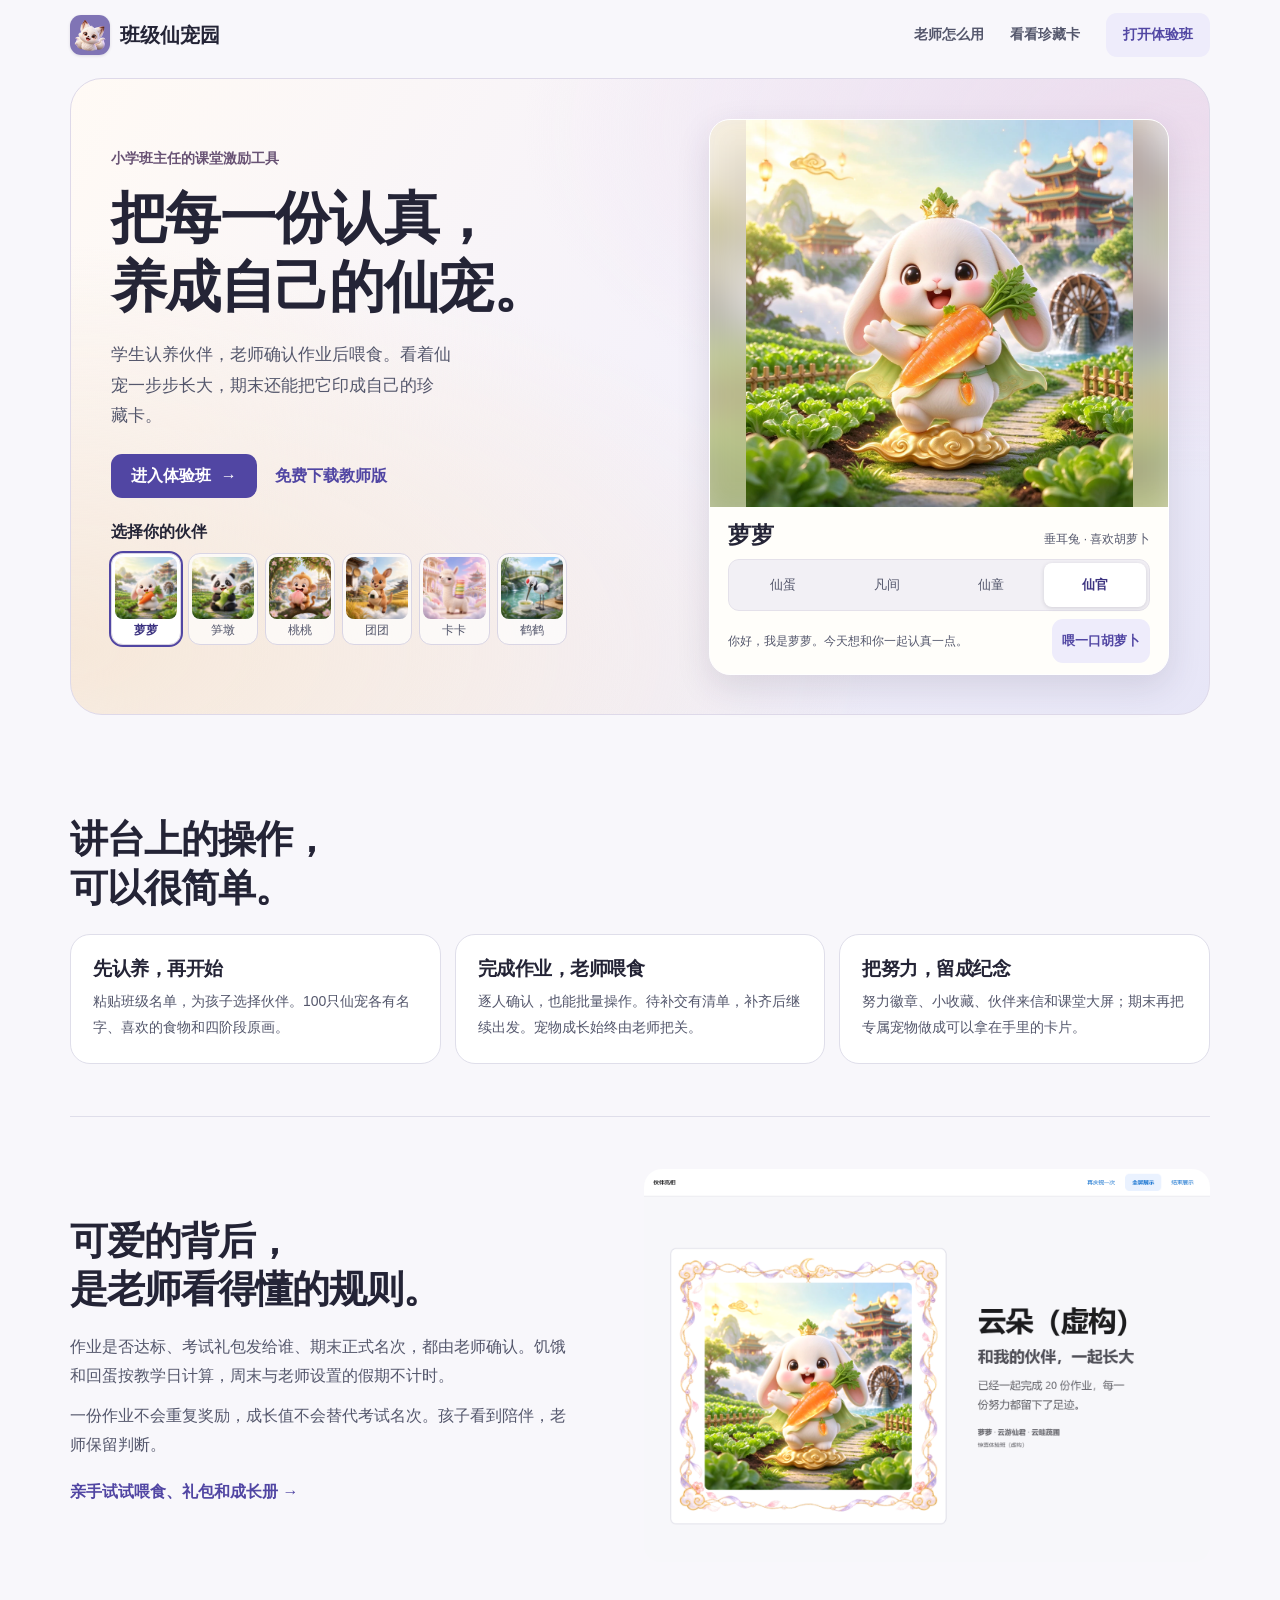
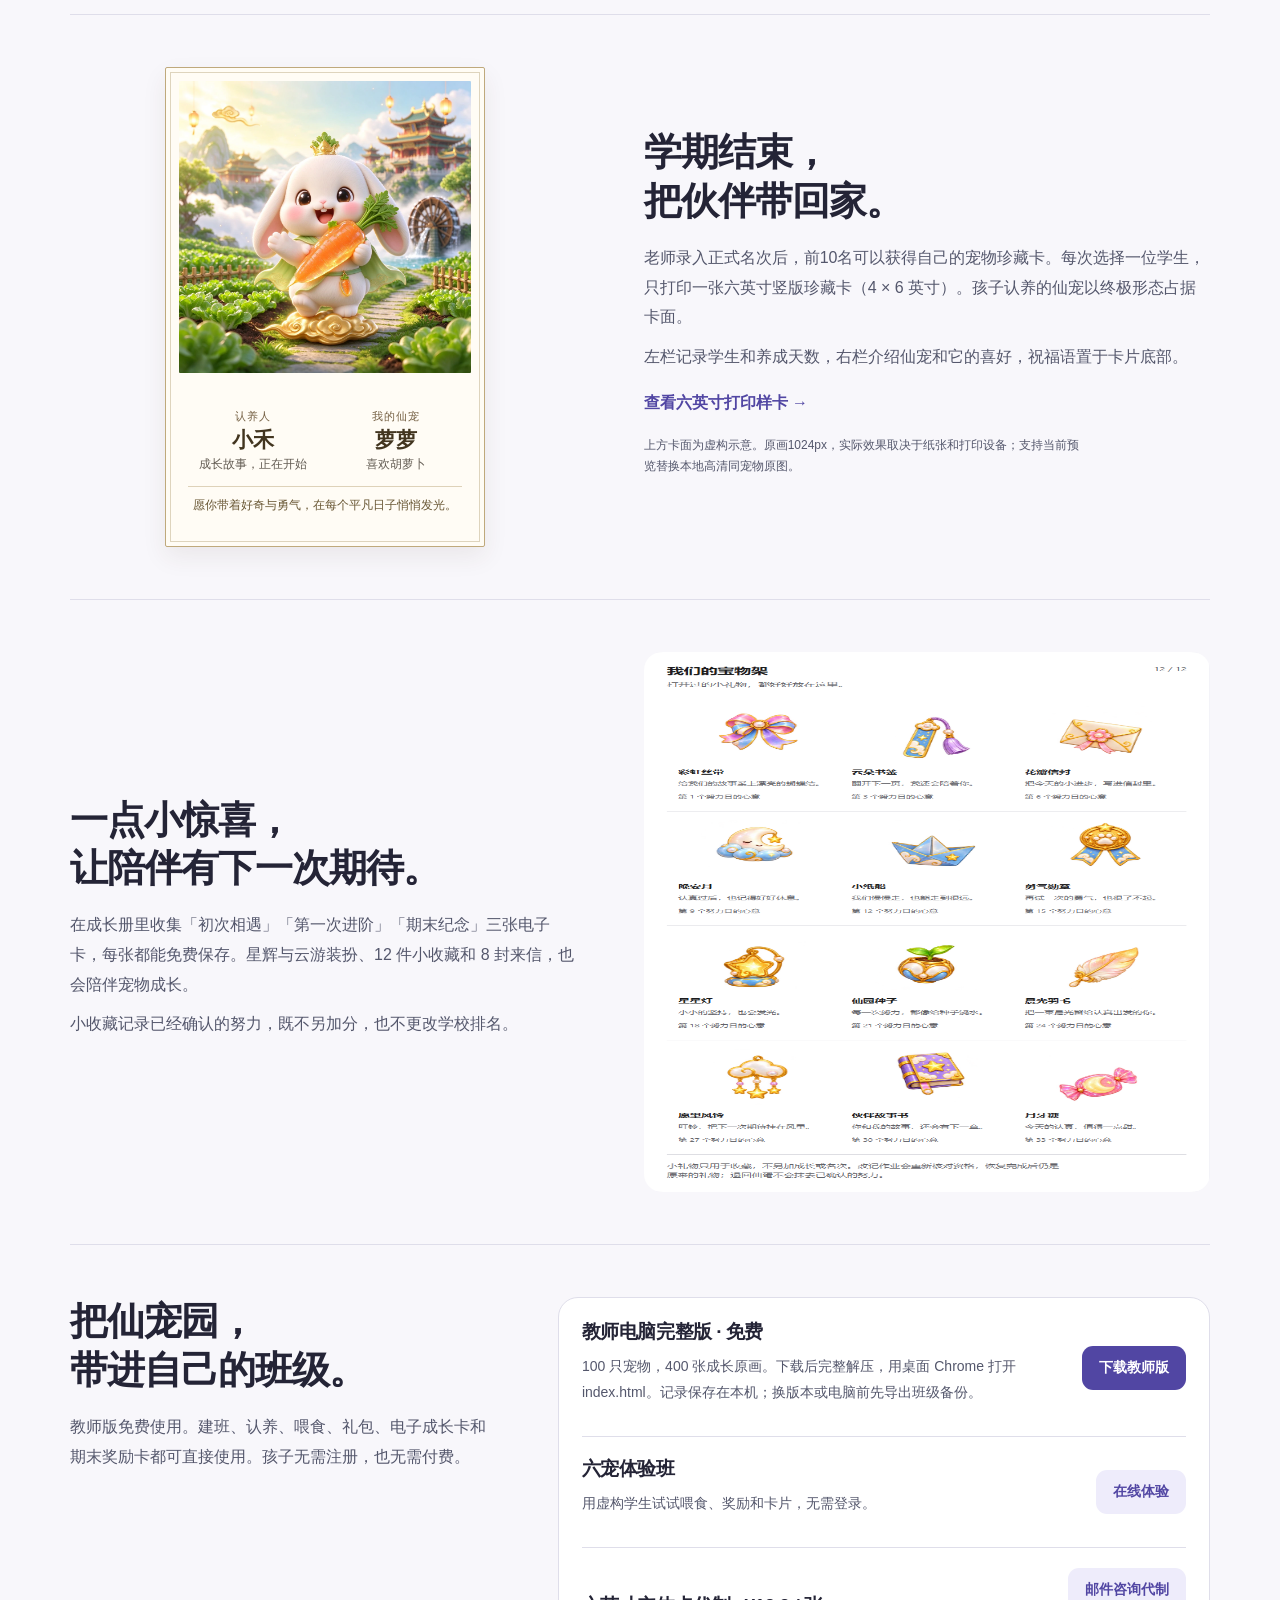
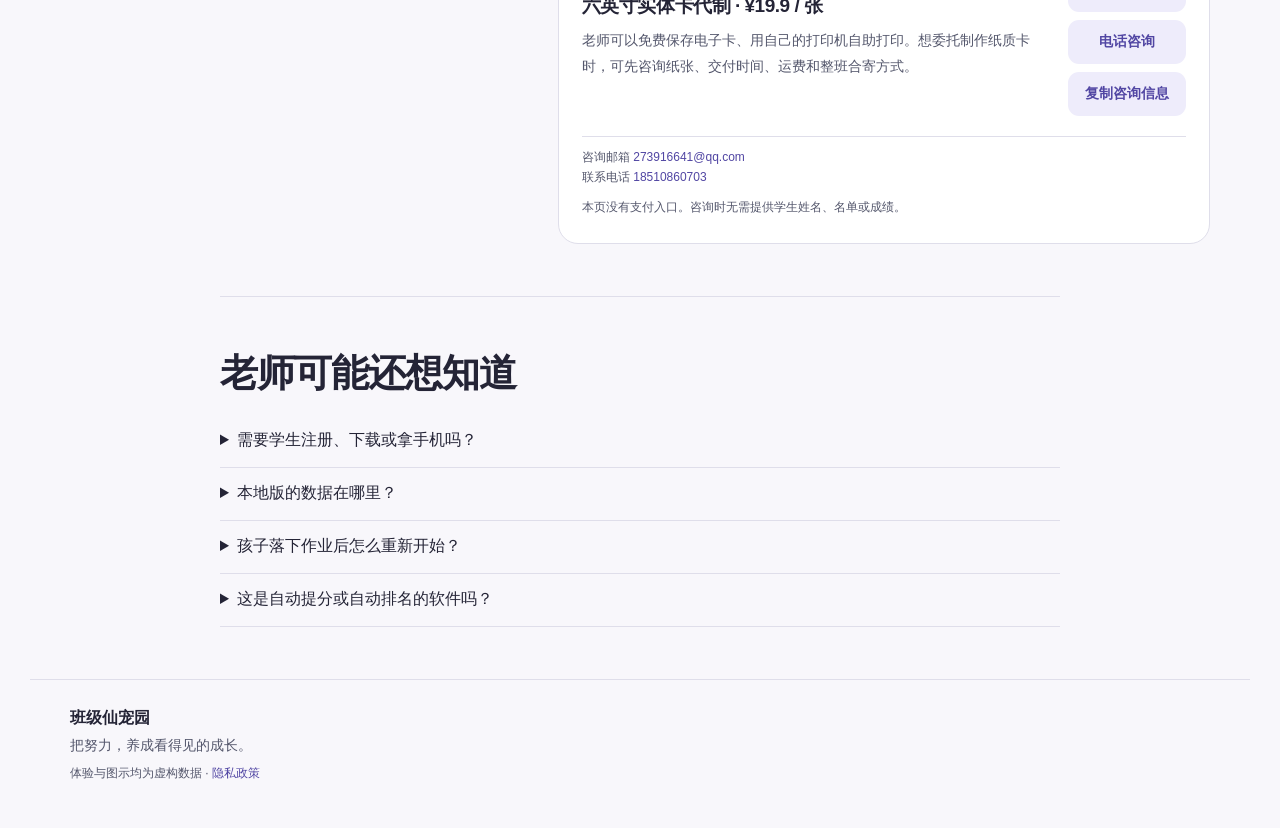
<file: index.html>
<!doctype html>
<html lang="zh-CN"><head><meta charset="utf-8"><meta name="viewport" content="width=device-width,initial-scale=1"><meta name="description" content="班级仙宠园：让老师确认的每一份努力，成为宠物的成长。小学班主任用的宠物陪伴、作业激励与单张珍藏卡工具。"><title>班级仙宠园 · 让认真，被伙伴记住</title><link rel="icon" href="brand-icon.png"><link rel="stylesheet" href="sales.css"></head>
<body>
<header class="top"><a class="brand" href="#home"><img src="brand-icon.png" alt="" width="40" height="40">班级仙宠园</a><nav aria-label="页面导航"><a href="#how">老师怎么用</a><a href="#card">看看珍藏卡</a><a class="small-action" href="demo/index.html">打开体验班</a></nav></header>
<main id="home">
<section class="adoption" aria-labelledby="mainTitle">
  <div class="intro">
    <p class="audience">小学班主任的课堂激励工具</p>
    <h1 id="mainTitle">把每一份认真，<br>养成自己的仙宠。</h1>
    <p class="lead">学生认养伙伴，老师确认作业后喂食。看着仙宠一步步长大，期末还能把它印成自己的珍藏卡。</p>
    <div class="hero-actions"><a class="primary" href="demo/index.html">进入体验班 <span aria-hidden="true">→</span></a><a class="text-link" href="#teacherDownload">免费下载教师版</a></div>
  </div>
  <div class="pet-preview">
    <div class="art-frame"><img id="mainPet" src="assets/pet-1-official.webp" width="1024" height="1024" alt="萝萝的仙官形态"></div>
    <div class="preview-body">
      <div class="preview-title"><strong id="petName">萝萝</strong><span id="petSpecies">垂耳兔 · 喜欢胡萝卜</span></div>
      <div class="form-picker" role="group" aria-label="预览成长形态"><button data-form="egg">仙蛋</button><button data-form="mortal">凡间</button><button data-form="child">仙童</button><button data-form="official" aria-pressed="true">仙官</button></div>
      <div class="feed-row"><p class="pet-reply" id="petReply" role="status">给我一口喜欢的食物吧。</p><button id="tryFeed" class="secondary feed">喂一口胡萝卜</button></div>
    </div>
  </div>
  <div class="pet-pick"><h2>选择你的伙伴</h2><div id="petPicker" class="pet-picker" role="group" aria-label="选择演示宠物"></div></div>
</section>
<section id="how" class="how"><h2>讲台上的操作，<br>可以很简单。</h2><div class="steps"><article><h3>先认养，再开始</h3><p>粘贴班级名单，为孩子选择伙伴。100只仙宠各有名字、喜欢的食物和四阶段原画。</p></article><article><h3>完成作业，老师喂食</h3><p>逐人确认，也能批量操作。待补交有清单，补齐后继续出发。宠物成长始终由老师把关。</p></article><article><h3>把努力，留成纪念</h3><p>努力徽章、小收藏、伙伴来信和课堂大屏；期末再把专属宠物做成可以拿在手里的卡片。</p></article></div></section>
<section class="proof"><div><h2>可爱的背后，<br>是老师看得懂的规则。</h2><p>作业是否达标、考试礼包发给谁、期末正式名次，都由老师确认。饥饿和回蛋按教学日计算，周末与老师设置的假期不计时。</p><p>一份作业不会重复奖励，成长值不会替代考试名次。孩子看到陪伴，老师保留判断。</p><a class="text-link" href="demo/index.html">亲手试试喂食、礼包和成长册 →</a></div><img src="assets/classroom.png" width="1440" height="1000" loading="lazy" alt="虚构学生的伙伴大屏展示，完整宠物原画与表扬文字"></section>
<section id="card" class="card-story"><figure class="card-picture" aria-label="虚构学生的六英寸竖版卡片示意"><img id="cardPet" src="assets/pet-1-official.webp" width="1024" height="1024" loading="lazy" alt="萝萝的仙官终极原画"><figcaption><div class="card-owner"><span>认养人</span><strong id="cardOwner">小禾</strong><small id="cardGrowth">成长故事，正在开始</small></div><div class="card-companion"><span>我的仙宠</span><strong id="cardPetName">萝萝</strong><small id="cardPetFood">喜欢胡萝卜</small></div><p id="cardBlessing">愿你带着好奇与勇气，在每个平凡日子悄悄发光。</p></figcaption></figure><div><h2>学期结束，<br>把伙伴带回家。</h2><p>老师录入正式名次后，前10名可以获得自己的宠物珍藏卡。每次选择一位学生，只打印一张六英寸竖版珍藏卡（4 × 6 英寸）。孩子认养的仙宠以终极形态占据卡面。</p><p>左栏记录学生和养成天数，右栏介绍仙宠和它的喜好，祝福语置于卡片底部。</p><a class="text-link" href="assets/单张卡样例.pdf" target="_blank" rel="noopener">查看六英寸打印样卡 →</a><p class="caption">上方卡面为虚构示意。原画1024px，实际效果取决于纸张和打印设备；支持当前预览替换本地高清同宠物原图。</p></div></section>
<section class="collection-story"><div><h2>一点小惊喜，<br>让陪伴有下一次期待。</h2><p>在成长册里收集「初次相遇」「第一次进阶」「期末纪念」三张电子卡，每张都能免费保存。星辉与云游装扮、12 件小收藏和 8 封来信，也会陪伴宠物成长。</p><p>小收藏记录已经确认的努力，既不另加分，也不更改学校排名。</p></div><img src="assets/collection.png" width="694" height="1246" loading="lazy" alt="12件收藏插画：丝带、书签、信封、月亮、纸船、勋章等"></section>
<section id="offer" class="offer"><div><h2>把仙宠园，<br>带进自己的班级。</h2><p>教师版免费使用。建班、认养、喂食、礼包、电子成长卡和期末奖励卡都可直接使用。孩子无需注册，也无需付费。</p></div>
<div class="offer-body">
 <div class="offer-line" id="teacherDownload"><div><h3>教师电脑完整版 · 免费</h3><p>100 只宠物，400 张成长原画。下载后完整解压，用桌面 Chrome 打开 index.html。记录保存在本机；换版本或电脑前先导出班级备份。</p></div><a class="primary" href="downloads/teacher-offline.zip" download>下载教师版</a></div>
 <div class="offer-line"><div><h3>六宠体验班</h3><p>用虚构学生试试喂食、奖励和卡片，无需登录。</p></div><a class="secondary" href="demo/index.html">在线体验</a></div>
 <div class="offer-line"><div><h3>六英寸实体卡代制 · ¥19.9 / 张</h3><p>老师可以免费保存电子卡、用自己的打印机自助打印。想委托制作纸质卡时，可先咨询纸张、交付时间、运费和整班合寄方式。</p></div><div class="offer-contact"><a class="secondary" id="emailPurchase" href="mailto:273916641@qq.com?subject=%E5%92%A8%E8%AF%A2%E7%8F%AD%E7%BA%A7%E4%BB%99%E5%AE%A0%E5%9B%AD%E5%85%AD%E8%8B%B1%E5%AF%B8%E5%AE%9E%E4%BD%93%E5%8D%A1%E4%BB%A3%E5%88%B6&amp;body=%E6%82%A8%E5%A5%BD%EF%BC%8C%E6%88%91%E6%83%B3%E4%BA%86%E8%A7%A3%E5%85%AD%E8%8B%B1%E5%AF%B8%E5%AE%9E%E4%BD%93%E5%8D%A1%E7%9A%84%E7%BA%B8%E5%BC%A0%E3%80%81%E5%88%B6%E4%BD%9C%E5%91%A8%E6%9C%9F%E3%80%81%E6%AF%8F%E5%BC%A0%2019.9%20%E5%85%83%E7%9A%84%E4%BB%B7%E6%A0%BC%EF%BC%8C%E4%BB%A5%E5%8F%8A%E8%BF%90%E8%B4%B9%E5%92%8C%E6%95%B4%E7%8F%AD%E5%90%88%E5%AF%84%E6%96%B9%E5%BC%8F%E3%80%82">邮件咨询代制</a><a class="secondary" id="phonePurchase" href="tel:+8618510860703">电话咨询</a><button class="secondary" id="interestButton">复制咨询信息</button></div></div>
 <div id="interestBox" hidden><label for="interestText">实体卡代制咨询</label><textarea id="interestText" rows="4" readonly>您好，我想了解六英寸实体卡的纸张、制作周期、每张 19.9 元的价格，以及运费和整班合寄方式。
咨询邮箱 273916641@qq.com
联系电话 18510860703</textarea><p id="copyStatus" role="status"></p></div><p class="caption contact-details">咨询邮箱 <a href="mailto:273916641@qq.com">273916641@qq.com</a><br>联系电话 <a href="tel:+8618510860703">18510860703</a></p><p class="caption">本页没有支付入口。咨询时无需提供学生姓名、名单或成绩。</p>
</div></section>
<section class="faq"><h2>老师可能还想知道</h2><details><summary>需要学生注册、下载或拿手机吗？</summary><p>不需要。主要操作由老师在电脑上完成，可以用教室大屏展示伙伴和表扬。</p></details><details><summary>本地版的数据在哪里？</summary><p>保存在这台电脑、这个浏览器内。请定期导出班级备份；清理浏览器数据、换浏览器或换电脑时，需要用备份恢复。本地版不自动跨设备同步。</p></details><details><summary>孩子落下作业后怎么重新开始？</summary><p>老师确认补交后可以继续喂食；三教学日饥饿回蛋的默认规则可调整。过往已确认的努力与收藏保留。老师应结合孩子的具体情况使用工具。</p></details><details><summary>这是自动提分或自动排名的软件吗？</summary><p>它是课堂激励与陪伴工具，成绩效果需要真实班级使用后验证。考试奖励和学校正式名次由老师确认，软件不自动替老师评价学生。</p></details></section>
</main><footer><strong>班级仙宠园</strong><p>把努力，养成看得见的成长。</p><span>体验与图示均为虚构数据 · <a href="privacy.html">隐私政策</a></span></footer>
<script src="pet-samples.js"></script><script src="sales.js"></script></body></html>
</file>
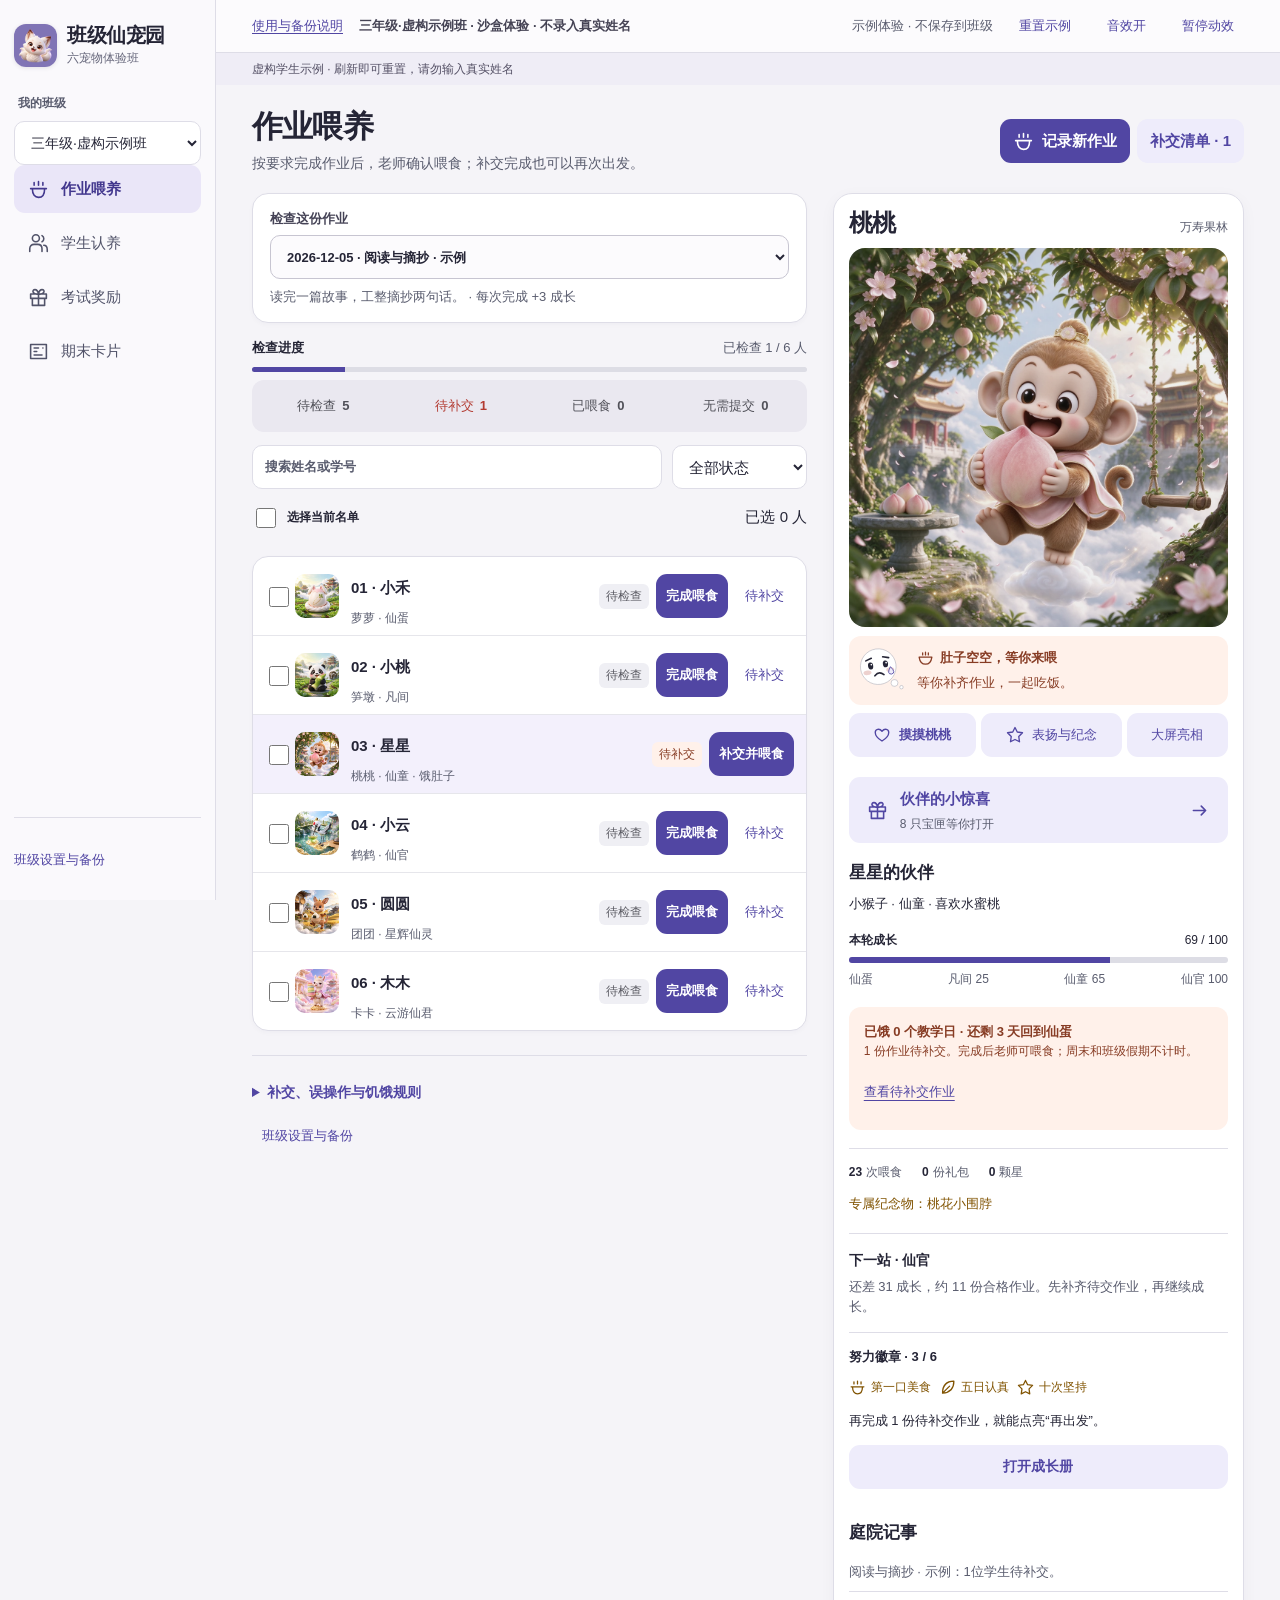
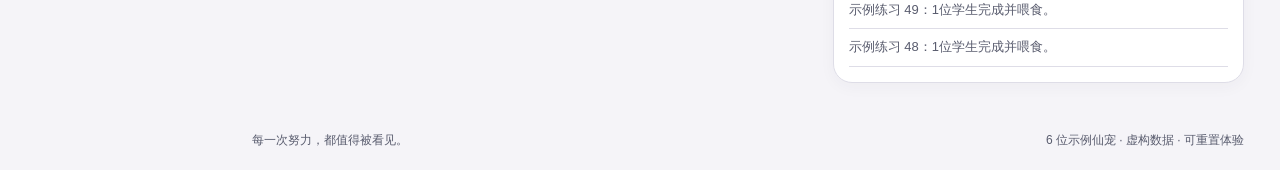
<file: demo/index.html>
<!doctype html>
<html lang="zh-CN" data-edition="demo">
<head><meta http-equiv="Content-Security-Policy" content="default-src 'self' file: data: blob:; script-src 'self' 'unsafe-inline' file:; style-src 'self' 'unsafe-inline' file:; img-src 'self' file: data: blob:; font-src 'self' file: data:; connect-src 'none'; form-action 'none'; base-uri 'none'"><meta charset="utf-8"><meta name="viewport" content="width=device-width,initial-scale=1"><meta name="theme-color" content="#f2f2f7"><link rel="icon" href="brand-icon.png"><title>班级仙宠园 · 六宠物互动示例</title><link rel="stylesheet" href="class.css"><link rel="stylesheet" href="class-gallery.css"><link rel="stylesheet" href="class-motion.css"><link rel="stylesheet" href="class-ios.css"><link rel="stylesheet" href="class-semester.css"><link rel="stylesheet" href="class-surprises.css"><script defer src="pets.js"></script><script defer src="class-rules.js"></script><script defer src="class-card-details.js"></script><script defer src="class-surprises.js"></script><script defer src="class-journey.js"></script><link rel="stylesheet" href="class-collection.css"><script defer src="class-collection.js"></script><script defer src="class-growth.js"></script><script defer src="class-motion.js"></script><script defer src="class-local.js"></script><link rel="stylesheet" href="class-celebration.css"><script defer src="class-soft-samples.js"></script><script defer src="class-celebration.js"></script><script defer src="class-app.js"></script><style>body.local-print-mode > :not(#localPrintView){display:none!important}body.local-print-mode{overflow:visible}#localPrintView{display:block}.edition-help{font-size:13px;color:#0066cc;white-space:nowrap}html[data-edition=demo] [data-action=newClass],html[data-edition=demo] [data-action=leaveDemo]{display:none!important}html[data-edition=demo] #demoBanner{position:static}.topbar #classCaption{margin-right:auto;font-weight:600}@media(max-width:700px){.topbar{display:grid!important;grid-template-columns:minmax(0,1fr) auto auto;gap:7px 12px!important;padding:10px 20px!important}.topbar .edition-help{grid-column:1/-1;font-size:12px}.topbar #classCaption{display:none}.topbar #saveStatus{min-width:0;line-height:1.5}.topbar .quiet{white-space:nowrap;min-width:44px}}</style><link rel="stylesheet" href="class-web-update.css"><script defer src="class-web-screen.js"></script></head>
<body>
<!-- THESIS: A familiar iOS-style workspace lets teachers turn completed homework into visible pet growth. OWN-WORLD: Cool grouped gray, white surfaces, system sans, blue actions, inset lists, segmented filters, quiet separators and complete original paintings. STORY: Choose homework, check students, feed companions, award effort and print one keepsake. FIRST VIEWPORT: Light class sidebar, large task title, white assignment and roster, full pet painting on the right; four-tab navigation on phones. FORM: user-pinned iOS operate interface; neutral-first palette explicitly replaces green backgrounds. FINISH: unreviewed and undocumented is unfinished; this build ends with the finish review, the verdict, and DESIGN.md --><a class="skip" href="#main">跳到主要内容</a>
<aside class="sidebar"><a class="brand" href="#homework"><span class="brand-mark" aria-hidden="true"><img src="brand-icon.png" width="48" height="48" alt=""></span><span>班级仙宠园<small>六宠物体验班</small></span></a><label class="class-label" for="classSelect">我的班级</label><select id="classSelect" aria-label="选择班级"><option>正在载入…</option></select><button class="quiet small" data-action="newClass">新建班级</button><nav id="nav" aria-label="主要目的地"></nav><div class="sidebar-foot"><p>把努力，养成看得见的成长。</p><button class="quiet" data-action="settings">班级设置与备份</button></div></aside>
<div class="shell"><header class="topbar"><a class="edition-help" href="使用说明.html" target="_blank" rel="noopener">使用与备份说明</a><span id="classCaption">老师的百味庭院</span><span id="saveStatus" role="status">正在读取班级记录</span><button class="quiet small" data-action="demo">重置示例</button><button id="rewardSoundToggle" type="button" class="quiet small" aria-label="课堂庆祝音效" aria-pressed="true">音效开</button><button id="motionToggle" class="quiet small" data-action="motionToggle" aria-pressed="true">暂停动效</button></header><div id="demoBanner" class="demo-banner" hidden>虚构学生示例 · 刷新即可重置，请勿输入真实姓名<button data-action="leaveDemo" class="quiet small">返回我的班级</button></div><div id="saveWarning" class="save-warning" role="alert" hidden></div><div id="rewardNotice" class="reward-notice" role="status" hidden></div><main id="main" tabindex="-1"><div class="loading">正在打开班级仙宠园…</div></main><footer class="page-foot">每一次努力，都值得被看见。<span>6 位示例仙宠 · 虚构数据 · 可重置体验</span></footer></div>
<dialog id="petDialog"><div class="dialog-head"><h2>选择认养的仙宠</h2><button class="icon-button" data-action="closeDialog" aria-label="关闭"><svg class="icon" viewBox="0 0 24 24" aria-hidden="true"><path d="M6 6l12 12M18 6 6 18"/></svg></button></div><p id="adoptHint"></p><label class="search-field">寻找伙伴<input id="petSearch" placeholder="输入名字、种类或仙境"></label><div id="petGrid" class="pet-grid"></div></dialog>
<dialog id="importDialog"><div class="dialog-head"><h2>确认恢复班级备份</h2><button class="icon-button" data-action="closeDialog" aria-label="关闭"><svg class="icon" viewBox="0 0 24 24" aria-hidden="true"><path d="M6 6l12 12M18 6 6 18"/></svg></button></div><p id="importSummary"></p><p>恢复将替换当前班级记录。请先导出一份当前备份，便于找回。</p><div class="actions"><button class="secondary" data-action="export">导出当前备份</button><button data-action="confirmImport">确认恢复</button></div></dialog>
<dialog id="presentationDialog" class="presentation-dialog" aria-label="课堂表彰"><div class="presentation-toolbar"><span id="presentationLabel">伙伴大屏展示</span><div class="actions"><button class="quiet" data-action="replayPresentation">再庆祝一次</button><button class="secondary" data-action="fullscreenPresentation">全屏展示</button><button class="quiet" data-action="closePresentation">结束展示</button></div></div><div id="presentationContent"></div><p id="presentationStatus" class="sr-only" role="status"></p></dialog><input id="backupFile" type="file" accept=".json,application/json" hidden><div id="toast" role="status" class="toast"></div></body></html>
</file>
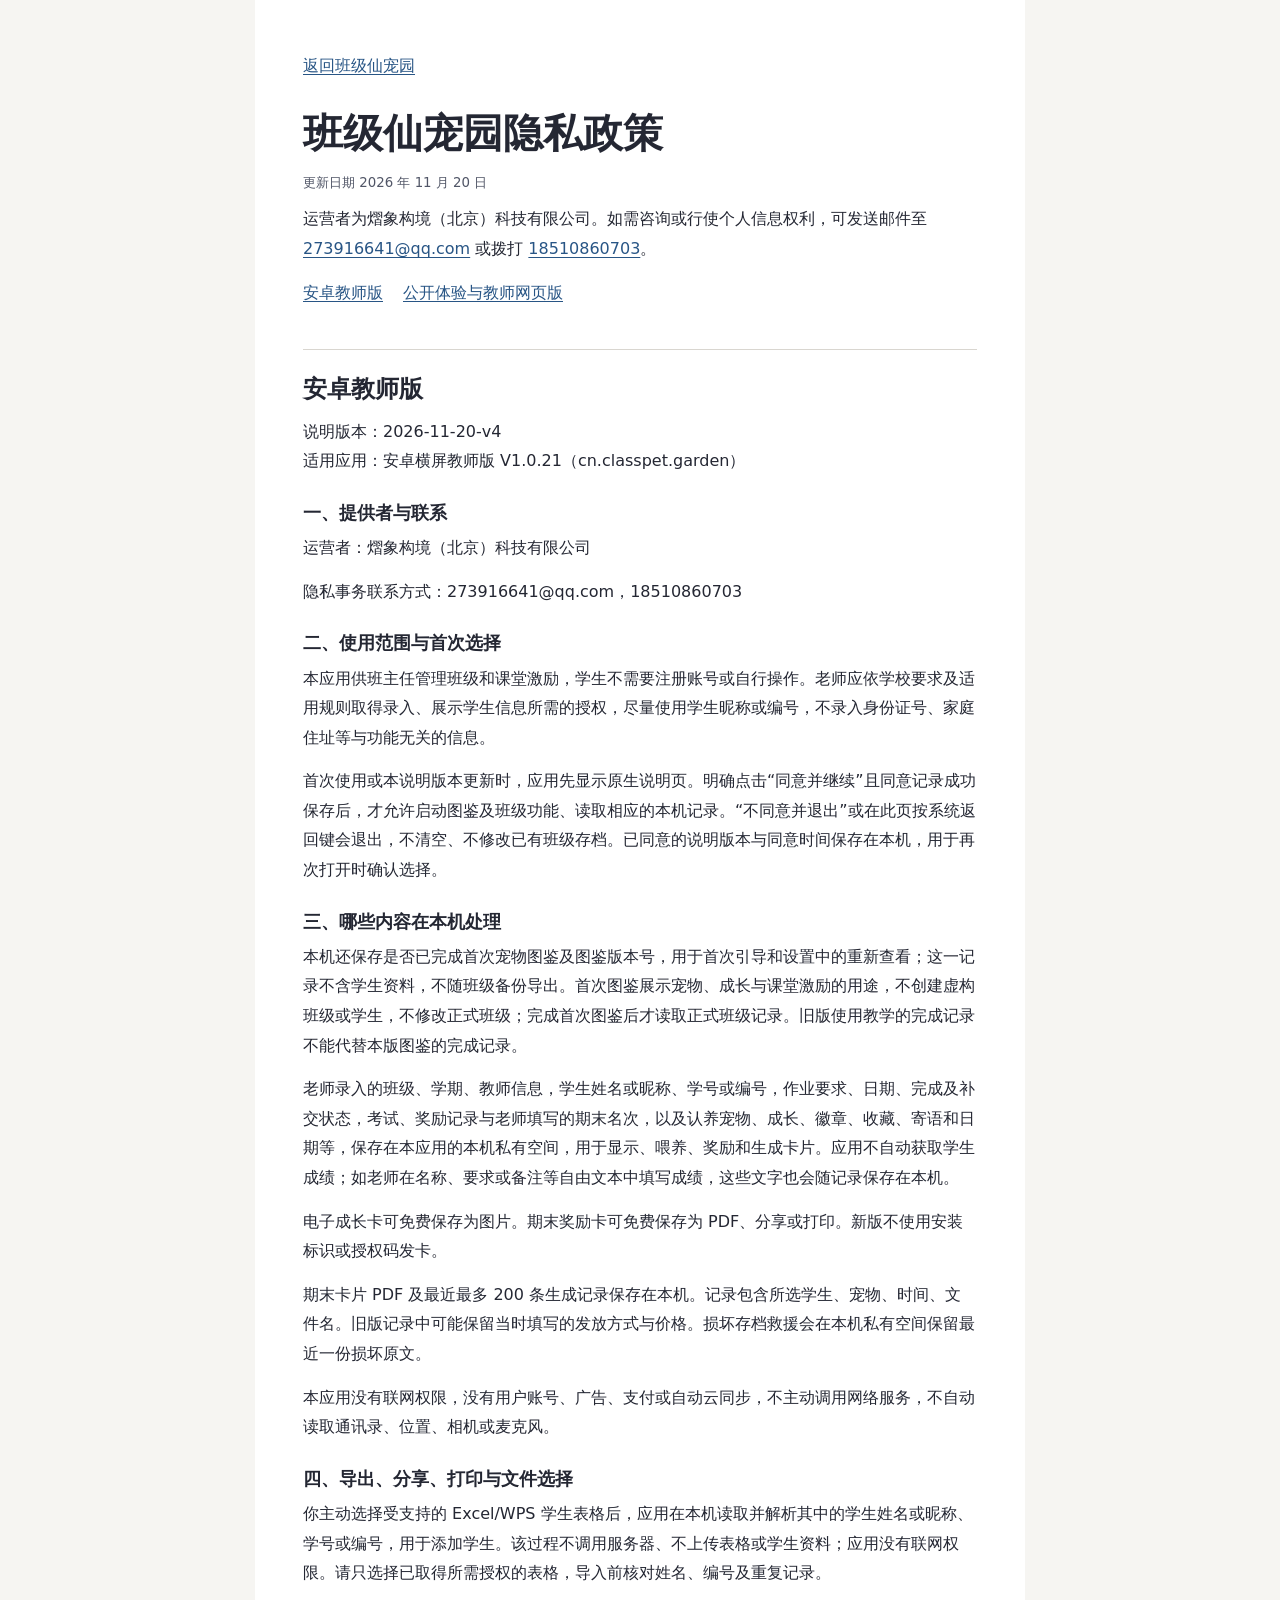
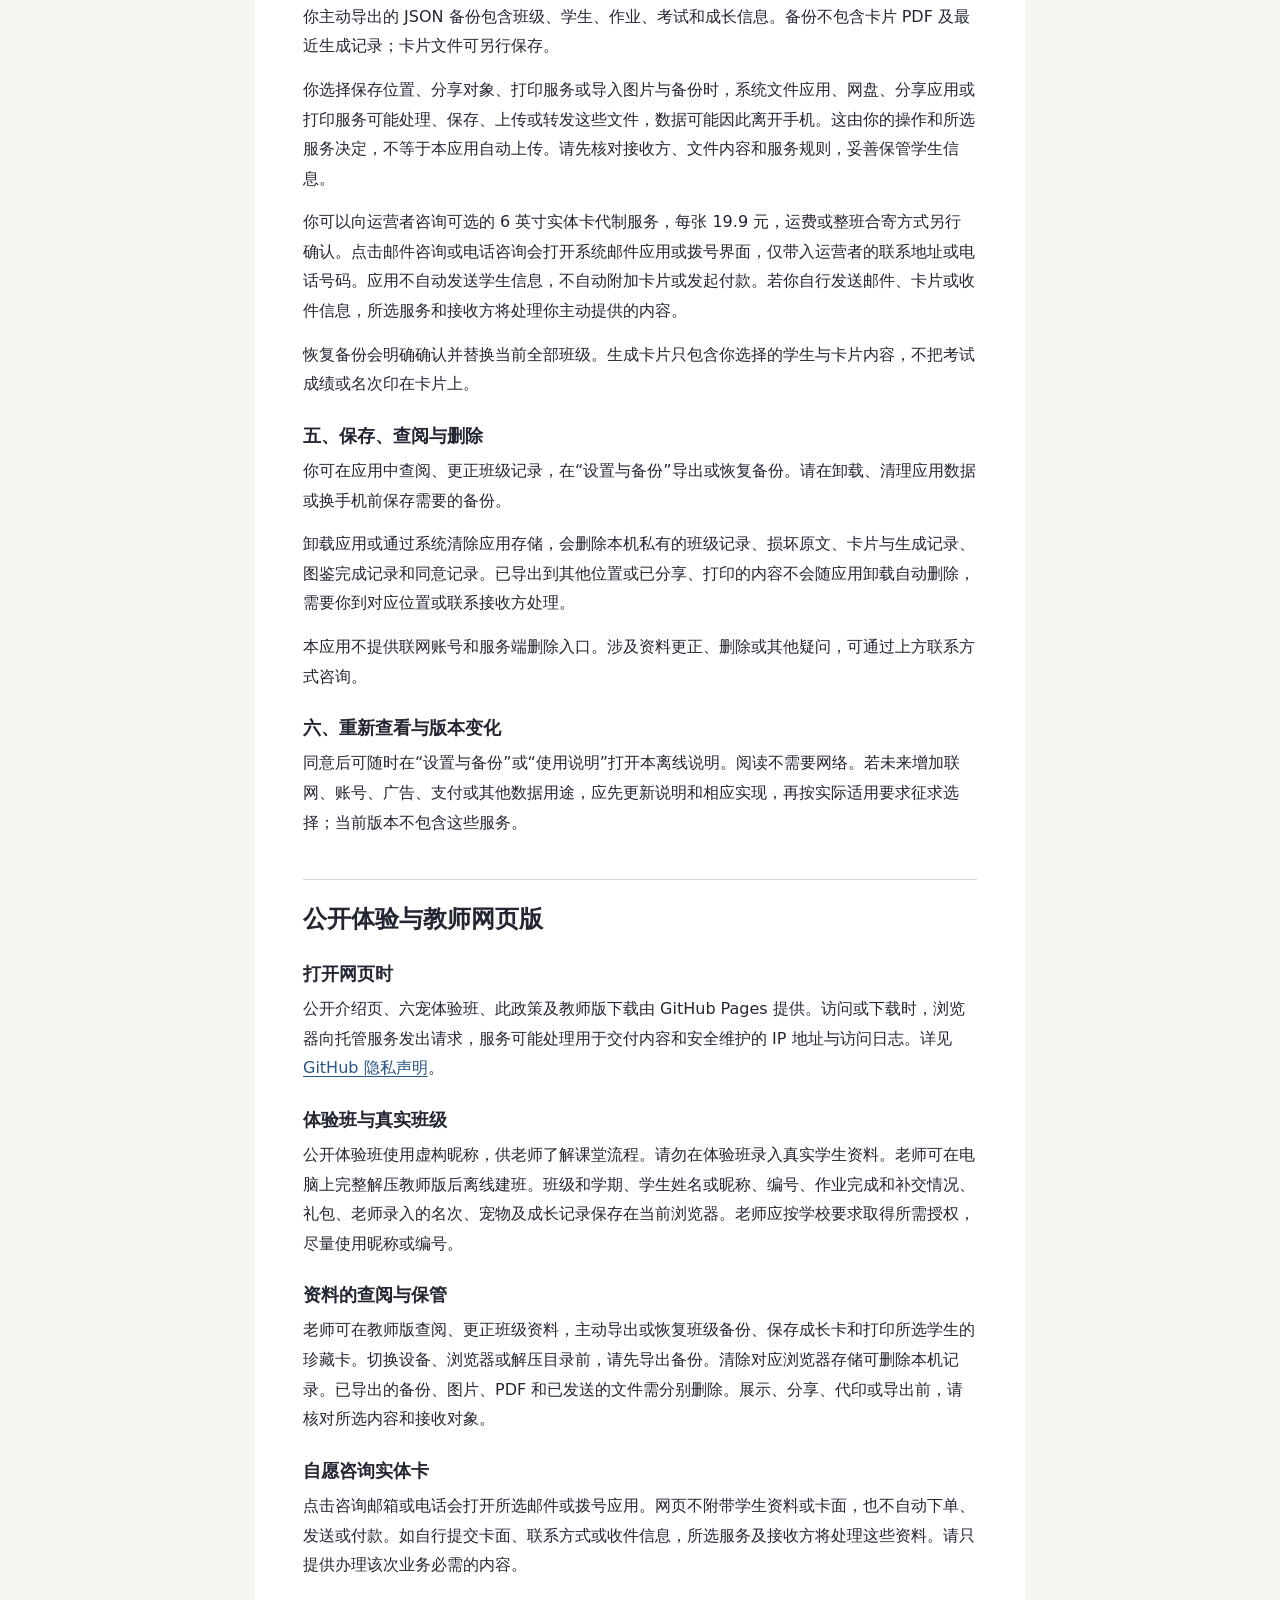
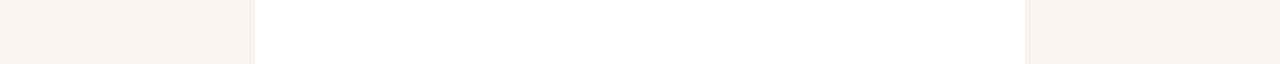
<file: privacy.html>
<!doctype html>
<html lang="zh-CN"><head><meta charset="utf-8"><meta name="viewport" content="width=device-width,initial-scale=1"><meta name="description" content="班级仙宠园安卓应用、公开体验网站和离线教师网页版的隐私政策及运营者联系渠道。"><title>隐私政策 · 班级仙宠园</title><style>
*{box-sizing:border-box}html{scroll-behavior:auto}body{margin:0;background:#f6f5f2;color:#242733;font:16px/1.85 system-ui,"Microsoft YaHei",sans-serif}main{width:min(100%,770px);margin:auto;padding:clamp(25px,4vw,65px) clamp(20px,5vw,48px) 70px;background:#fff}h1,h2,h3{line-height:1.4;text-wrap:balance}h1{font-size:clamp(28px,5vw,40px);margin:24px 0 6px}h2{font-size:24px;margin:42px 0 10px;padding-top:23px;border-top:1px solid #d9d6d0}h3{font-size:18px;margin:24px 0 6px}p{margin:8px 0 14px}a{color:#285585;text-underline-offset:.18em}nav{display:flex;gap:20px;flex-wrap:wrap}small{color:#515667}
</style></head><body><main><a href="./">返回班级仙宠园</a><h1>班级仙宠园隐私政策</h1><small>更新日期 2026 年 11 月 20 日</small><p>运营者为熠象构境（北京）科技有限公司。如需咨询或行使个人信息权利，可发送邮件至 <a href="mailto:273916641@qq.com">273916641@qq.com</a> 或拨打 <a href="tel:+8618510860703">18510860703</a>。</p>
<nav aria-label="按使用方式阅读"><a href="#android">安卓教师版</a><a href="#web">公开体验与教师网页版</a></nav>
<section id="android"><h2>安卓教师版</h2><p>说明版本：2026-11-20-v4<br>适用应用：安卓横屏教师版 V1.0.21（cn.classpet.garden）</p><h3>一、提供者与联系</h3>
<p>运营者：熠象构境（北京）科技有限公司</p>
<p>隐私事务联系方式：273916641@qq.com，18510860703</p>
<h3>二、使用范围与首次选择</h3>
<p>本应用供班主任管理班级和课堂激励，学生不需要注册账号或自行操作。老师应依学校要求及适用规则取得录入、展示学生信息所需的授权，尽量使用学生昵称或编号，不录入身份证号、家庭住址等与功能无关的信息。</p>
<p>首次使用或本说明版本更新时，应用先显示原生说明页。明确点击“同意并继续”且同意记录成功保存后，才允许启动图鉴及班级功能、读取相应的本机记录。“不同意并退出”或在此页按系统返回键会退出，不清空、不修改已有班级存档。已同意的说明版本与同意时间保存在本机，用于再次打开时确认选择。</p>
<h3>三、哪些内容在本机处理</h3>
<p>本机还保存是否已完成首次宠物图鉴及图鉴版本号，用于首次引导和设置中的重新查看；这一记录不含学生资料，不随班级备份导出。首次图鉴展示宠物、成长与课堂激励的用途，不创建虚构班级或学生，不修改正式班级；完成首次图鉴后才读取正式班级记录。旧版使用教学的完成记录不能代替本版图鉴的完成记录。</p>
<p>老师录入的班级、学期、教师信息，学生姓名或昵称、学号或编号，作业要求、日期、完成及补交状态，考试、奖励记录与老师填写的期末名次，以及认养宠物、成长、徽章、收藏、寄语和日期等，保存在本应用的本机私有空间，用于显示、喂养、奖励和生成卡片。应用不自动获取学生成绩；如老师在名称、要求或备注等自由文本中填写成绩，这些文字也会随记录保存在本机。</p>
<p>电子成长卡可免费保存为图片。期末奖励卡可免费保存为 PDF、分享或打印。新版不使用安装标识或授权码发卡。</p>
<p>期末卡片 PDF 及最近最多 200 条生成记录保存在本机。记录包含所选学生、宠物、时间、文件名。旧版记录中可能保留当时填写的发放方式与价格。损坏存档救援会在本机私有空间保留最近一份损坏原文。</p>
<p>本应用没有联网权限，没有用户账号、广告、支付或自动云同步，不主动调用网络服务，不自动读取通讯录、位置、相机或麦克风。</p>
<h3>四、导出、分享、打印与文件选择</h3>
<p>你主动选择受支持的 Excel/WPS 学生表格后，应用在本机读取并解析其中的学生姓名或昵称、学号或编号，用于添加学生。该过程不调用服务器、不上传表格或学生资料；应用没有联网权限。请只选择已取得所需授权的表格，导入前核对姓名、编号及重复记录。</p>
<p>你主动导出的 JSON 备份包含班级、学生、作业、考试和成长信息。备份不包含卡片 PDF 及最近生成记录；卡片文件可另行保存。</p>
<p>你选择保存位置、分享对象、打印服务或导入图片与备份时，系统文件应用、网盘、分享应用或打印服务可能处理、保存、上传或转发这些文件，数据可能因此离开手机。这由你的操作和所选服务决定，不等于本应用自动上传。请先核对接收方、文件内容和服务规则，妥善保管学生信息。</p>
<p>你可以向运营者咨询可选的 6 英寸实体卡代制服务，每张 19.9 元，运费或整班合寄方式另行确认。点击邮件咨询或电话咨询会打开系统邮件应用或拨号界面，仅带入运营者的联系地址或电话号码。应用不自动发送学生信息，不自动附加卡片或发起付款。若你自行发送邮件、卡片或收件信息，所选服务和接收方将处理你主动提供的内容。</p>
<p>恢复备份会明确确认并替换当前全部班级。生成卡片只包含你选择的学生与卡片内容，不把考试成绩或名次印在卡片上。</p>
<h3>五、保存、查阅与删除</h3>
<p>你可在应用中查阅、更正班级记录，在“设置与备份”导出或恢复备份。请在卸载、清理应用数据或换手机前保存需要的备份。</p>
<p>卸载应用或通过系统清除应用存储，会删除本机私有的班级记录、损坏原文、卡片与生成记录、图鉴完成记录和同意记录。已导出到其他位置或已分享、打印的内容不会随应用卸载自动删除，需要你到对应位置或联系接收方处理。</p>
<p>本应用不提供联网账号和服务端删除入口。涉及资料更正、删除或其他疑问，可通过上方联系方式咨询。</p>
<h3>六、重新查看与版本变化</h3>
<p>同意后可随时在“设置与备份”或“使用说明”打开本离线说明。阅读不需要网络。若未来增加联网、账号、广告、支付或其他数据用途，应先更新说明和相应实现，再按实际适用要求征求选择；当前版本不包含这些服务。</p></section>
<section id="web"><h2>公开体验与教师网页版</h2>
<h3>打开网页时</h3><p>公开介绍页、六宠体验班、此政策及教师版下载由 GitHub Pages 提供。访问或下载时，浏览器向托管服务发出请求，服务可能处理用于交付内容和安全维护的 IP 地址与访问日志。详见 <a href="https://docs.github.com/zh/site-policy/privacy-policies/github-general-privacy-statement">GitHub 隐私声明</a>。</p>
<h3>体验班与真实班级</h3><p>公开体验班使用虚构昵称，供老师了解课堂流程。请勿在体验班录入真实学生资料。老师可在电脑上完整解压教师版后离线建班。班级和学期、学生姓名或昵称、编号、作业完成和补交情况、礼包、老师录入的名次、宠物及成长记录保存在当前浏览器。老师应按学校要求取得所需授权，尽量使用昵称或编号。</p>
<h3>资料的查阅与保管</h3><p>老师可在教师版查阅、更正班级资料，主动导出或恢复班级备份、保存成长卡和打印所选学生的珍藏卡。切换设备、浏览器或解压目录前，请先导出备份。清除对应浏览器存储可删除本机记录。已导出的备份、图片、PDF 和已发送的文件需分别删除。展示、分享、代印或导出前，请核对所选内容和接收对象。</p>
<h3>自愿咨询实体卡</h3><p>点击咨询邮箱或电话会打开所选邮件或拨号应用。网页不附带学生资料或卡面，也不自动下单、发送或付款。如自行提交卡面、联系方式或收件信息，所选服务及接收方将处理这些资料。请只提供办理该次业务必需的内容。</p>
</section></main></body></html>
</file>
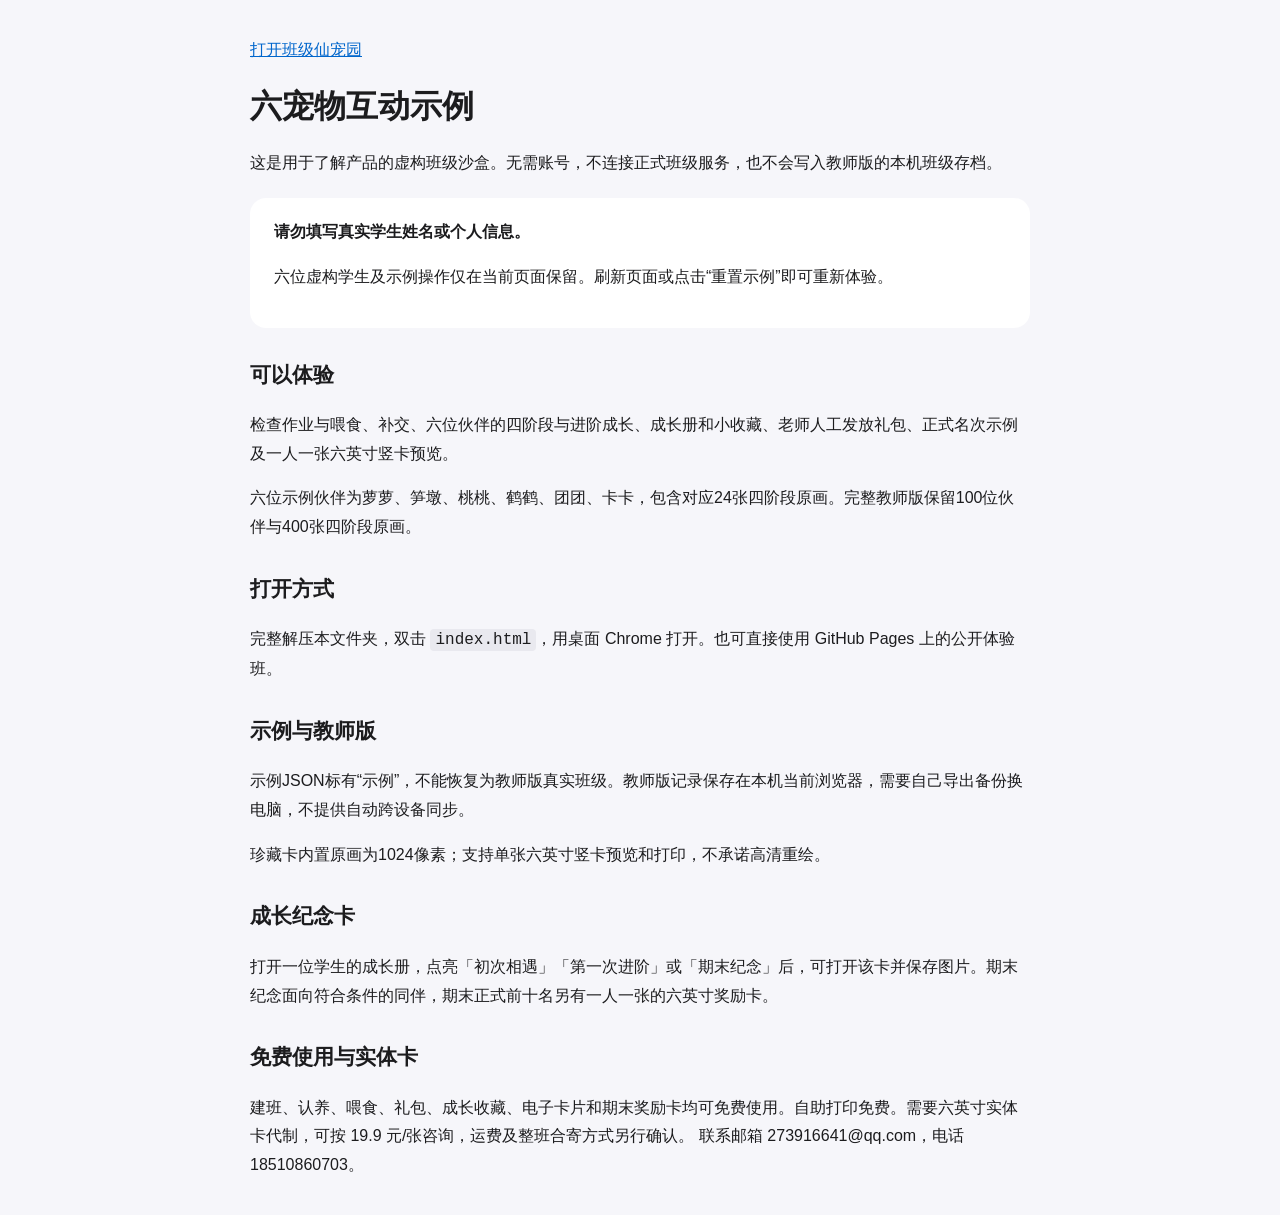
<file: demo/使用说明.html>
<!doctype html><html lang="zh-CN"><meta charset="utf-8"><meta name="viewport" content="width=device-width,initial-scale=1"><title>使用说明 · 班级仙宠园</title><style>body{font:16px/1.8 -apple-system,BlinkMacSystemFont,"Segoe UI","Microsoft YaHei",sans-serif;max-width:780px;margin:36px auto;padding:0 22px;color:#1c1c1e;background:#f6f6fa}h1{line-height:1.3}h2{font-size:21px;margin-top:28px}a{color:#0066cc}.box{background:white;padding:20px 24px;border-radius:16px;margin:20px 0}li{margin:9px 0}code{background:#e9e9ef;padding:2px 5px;border-radius:4px}</style><body><a href="index.html">打开班级仙宠园</a><h1>六宠物互动示例</h1><p>这是用于了解产品的虚构班级沙盒。无需账号，不连接正式班级服务，也不会写入教师版的本机班级存档。</p><div class="box"><strong>请勿填写真实学生姓名或个人信息。</strong><p>六位虚构学生及示例操作仅在当前页面保留。刷新页面或点击“重置示例”即可重新体验。</p></div><h2>可以体验</h2><p>检查作业与喂食、补交、六位伙伴的四阶段与进阶成长、成长册和小收藏、老师人工发放礼包、正式名次示例及一人一张六英寸竖卡预览。</p><p>六位示例伙伴为萝萝、笋墩、桃桃、鹤鹤、团团、卡卡，包含对应24张四阶段原画。完整教师版保留100位伙伴与400张四阶段原画。</p><h2>打开方式</h2><p>完整解压本文件夹，双击 <code>index.html</code>，用桌面 Chrome 打开。也可直接使用 GitHub Pages 上的公开体验班。</p><h2>示例与教师版</h2><p>示例JSON标有“示例”，不能恢复为教师版真实班级。教师版记录保存在本机当前浏览器，需要自己导出备份换电脑，不提供自动跨设备同步。</p><p>珍藏卡内置原画为1024像素；支持单张六英寸竖卡预览和打印，不承诺高清重绘。</p><h2>成长纪念卡</h2><p>打开一位学生的成长册，点亮「初次相遇」「第一次进阶」或「期末纪念」后，可打开该卡并保存图片。期末纪念面向符合条件的同伴，期末正式前十名另有一人一张的六英寸奖励卡。</p><h2>免费使用与实体卡</h2><p>建班、认养、喂食、礼包、成长收藏、电子卡片和期末奖励卡均可免费使用。自助打印免费。需要六英寸实体卡代制，可按 19.9 元/张咨询，运费及整班合寄方式另行确认。 联系邮箱 273916641@qq.com，电话 18510860703。</p></body></html>
</file>
<file: sales.css>
:root {
  --paper:#f8f7fb;--surface:#fff;--ink:#242436;--muted:#54576c;--accent:#5146a3;--deep:#3d3481;
  --pale:#eeecfb;--line:#dfdeea;--radius:20px;color-scheme:light;color:var(--ink);background:var(--paper);
  font-family:-apple-system,BlinkMacSystemFont,"Segoe UI","PingFang SC","Microsoft YaHei",sans-serif
}
*{box-sizing:border-box}
body{margin:0;-webkit-font-smoothing:antialiased}
button,a,input,textarea{font:inherit}button,summary{cursor:pointer}a{color:var(--accent);text-decoration:none}
:where(a,button,summary,textarea):focus-visible{outline:3px solid #544ab0;outline-offset:3px}
h1,h2,h3,p{margin:0}
h1,h2,h3{line-height:1.26;letter-spacing:-.025em;text-wrap:balance}
h1{font-size:clamp(38px,4.35vw,66px);font-weight:750;line-height:1.24}
h2{font-size:clamp(26px,3vw,39px)}h3{font-size:19px}
p{color:var(--muted);line-height:1.85;max-width:66ch;text-wrap:pretty}
.top,main,footer{max-width:1220px;margin:auto}
.top{display:flex;align-items:center;justify-content:space-between;gap:16px;padding:13px 40px;min-height:70px}
.brand{display:inline-flex;align-items:center;gap:10px;font-weight:720;color:var(--ink);font-size:20px;white-space:nowrap}
.brand img{display:block;border-radius:11px;box-shadow:0 1px 3px #36314a24}
.top nav{display:flex;align-items:center;gap:26px;font-size:14px;font-weight:600}
.top nav a:not(.small-action){color:var(--muted);padding:12px 0}
.small-action,.primary,.secondary{display:inline-flex;align-items:center;justify-content:center;gap:10px;min-height:44px;line-height:1.4;padding:11px 17px;border:0;border-radius:11px;font-weight:650}
.small-action,.secondary{background:var(--pale);color:var(--accent)}.small-action:hover,.secondary:hover{background:#dfdcf5}
.primary{background:var(--accent);color:white}.primary:hover{background:var(--deep)}
.text-link{display:inline-flex;align-items:center;min-height:44px;font-weight:650}
main{padding:0 40px}
.adoption{position:relative;isolation:isolate;display:grid;grid-template-columns:minmax(0,1fr) minmax(0,.84fr);grid-template-areas:"intro pet" "pick pet";align-content:center;align-items:center;column-gap:clamp(26px,4vw,70px);row-gap:24px;padding:clamp(24px,3.1vw,50px);margin:8px 0 48px;border:1px solid #ded9e9;border-radius:32px;background:radial-gradient(ellipse at 98% 8%,#ecdced 0,transparent 42%),radial-gradient(ellipse at 0 90%,#f6e8da 0,transparent 50%),linear-gradient(118deg,#fffaf5 0%,#f4f1fa 54%,#e7e6f7 100%)}
.intro{grid-area:intro;align-self:end}.audience{color:#685274;font-size:14px;line-height:1.5;font-weight:650;margin-bottom:15px}
.lead{font-size:17px;line-height:1.78;margin-top:18px;max-width:36ch}
.hero-actions{display:flex;align-items:center;flex-wrap:wrap;gap:18px;margin-top:23px}
.hero-actions .primary{padding-inline:20px}.text-link:hover{text-decoration:underline;text-underline-offset:3px}
.pet-pick{grid-area:pick;align-self:start}.pet-pick h2{font-size:16px;margin:0 0 10px;letter-spacing:0}
.pet-picker{display:grid;grid-template-columns:repeat(6,minmax(0,1fr));gap:7px;max-width:456px}
.pet-picker button{min-width:0;min-height:44px;display:grid;gap:3px;justify-items:center;padding:3px 3px 5px;background:#ffffffad;color:var(--muted);border:1px solid #d9d5e4;border-radius:12px;font-size:12px;line-height:1.45}
.pet-picker button img{display:block;width:100%;height:auto;aspect-ratio:1;object-fit:contain;background:#f5f2f8;border-radius:8px}
.pet-picker button[aria-pressed=true]{outline:2px solid var(--accent);outline-offset:0;color:var(--deep);background:white;font-weight:700}
.pet-picker button:hover{border-color:var(--accent)}
.pet-preview{grid-area:pet;align-self:center;min-width:0;background:#fffefa;border:1px solid #fff;border-radius:21px;box-shadow:0 12px 34px #30254820;overflow:hidden}
.art-frame{background:#eee8eb;padding:0;overflow:hidden;display:grid;place-items:center}
#mainPet{display:block;width:100%;height:auto;max-height:min(43vh,400px);object-fit:contain;aspect-ratio:1}
.preview-body{padding:13px 18px 11px}.preview-title{display:flex;align-items:baseline;justify-content:space-between;gap:8px;margin-bottom:8px}
.preview-title strong{font-size:23px}.preview-title span{font-size:12px;color:var(--muted)}
.form-picker{display:grid;grid-template-columns:repeat(4,minmax(0,1fr));gap:2px;padding:3px;border:1px solid #e4e1ea;background:#f2f0f5;border-radius:11px}
.form-picker button{min-height:44px;min-width:0;padding:4px;border:0;background:transparent;color:var(--muted);border-radius:8px;font-size:13px}
.form-picker button[aria-pressed=true]{background:white;color:var(--deep);font-weight:650;box-shadow:0 1px 4px #2a254029}
.feed-row{display:flex;gap:10px;align-items:center;justify-content:space-between;margin:8px 0 0;min-height:44px}.pet-reply{line-height:1.5;font-size:12px}.feed{flex:none;font-size:13px;padding:8px 10px}
.adoption+section{border-top:0}.how,.proof,.card-story,.collection-story,.offer,.faq{padding:52px 0;border-top:1px solid var(--line)}
.steps{display:grid;grid-template-columns:repeat(3,minmax(0,1fr));gap:14px;margin-top:22px}.steps article,.offer-body{background:var(--surface);border:1px solid var(--line);border-radius:var(--radius);padding:22px}
.steps h3{margin-bottom:8px}.steps p{font-size:14px}
.proof,.card-story,.collection-story,.offer{display:grid;grid-template-columns:minmax(0,.9fr) minmax(0,1fr);gap:clamp(24px,5vw,80px);align-items:center}
.proof h2,.card-story h2,.collection-story h2,.offer h2,.faq h2{margin-bottom:18px}
.proof p,.card-story p,.collection-story p,.offer p{margin:10px 0}
.proof>img,.collection-story>img{display:block;max-width:100%;height:auto;border-radius:18px}
.collection-story>img{max-height:540px;justify-self:center}
.card-picture{width:min(100%,320px);padding:15px;background:#fffcf5;color:#42351f;border:1px solid #bfa97c;outline:1px solid #ded4bd;outline-offset:-6px;justify-self:center;text-align:center;box-shadow:0 10px 25px #4a382114}
.card-picture img{display:block;width:100%;height:auto;aspect-ratio:1;object-fit:contain}.card-picture>div{padding:18px 6px}.card-picture strong{display:block;font-size:26px}.card-picture span,.caption,footer>span{font-size:12px;color:var(--muted);line-height:1.7}.card-picture p{font-size:13px;color:#685633}
.offer{align-items:start;grid-template-columns:minmax(0,.65fr) minmax(0,1fr)}.offer-body{padding:2px 23px 15px}.offer-line{display:flex;align-items:center;justify-content:space-between;gap:16px;padding:20px 0;border-bottom:1px solid var(--line)}.offer-line p{font-size:14px}.offer-line .primary,.offer-line .secondary{white-space:nowrap;font-size:14px}
.offer-contact{flex:none;display:grid;gap:8px}.offer label{display:block;font-size:14px;margin:16px 0 8px}.offer textarea{width:100%;border:1px solid var(--line);border-radius:10px;padding:10px;font:inherit;line-height:1.6;resize:vertical}
.faq{max-width:840px;margin:auto}.faq details{border-bottom:1px solid var(--line)}.faq summary{min-height:52px;padding:15px 0}.faq details p{padding:0 12px 16px;font-size:14px}
footer{padding:28px 40px 44px;border-top:1px solid var(--line)}footer p{font-size:14px;margin:4px 0}
.pet-preview.fed #mainPet{animation:greet .6s ease-out}@keyframes greet{45%{transform:translateY(-3px) scale(1.012)}}
@media(min-width:701px) and (max-width:950px){
.top,main{padding-inline:22px}.adoption{grid-template-columns:minmax(0,1fr) minmax(0,.95fr);padding:20px;gap:17px}.lead{font-size:15px}.audience{font-size:12px}.pet-picker{gap:4px}.pet-picker button{font-size:11px}.preview-body{padding:9px 12px}.preview-title strong{font-size:19px}.offer{grid-template-columns:1fr 1.35fr}}
@media(max-width:700px){
.top{padding:8px 14px;min-height:56px}.brand{font-size:17px;gap:7px}.brand img{width:32px;height:32px;border-radius:9px}.top nav a:not(.small-action){display:none}.small-action{font-size:13px;padding:8px 12px}
main{padding:0 12px}.adoption{grid-template-columns:minmax(0,1fr);grid-template-areas:"intro" "pet" "pick";padding:20px 14px 15px;gap:17px;border-radius:23px;margin:2px 0 26px}
h1{font-size:clamp(29px,7.2vw,39px)}.audience{font-size:12px;margin-bottom:5px}.lead{font-size:14px;line-height:1.65;margin-top:8px;max-width:44ch}.hero-actions{margin-top:10px;gap:16px;font-size:14px}.hero-actions .primary{padding:9px 15px}
#mainPet{max-height:min(39vh,320px)}.pet-preview{border-radius:15px}.preview-body{padding:9px 12px}.preview-title strong{font-size:20px}.preview-title{margin-bottom:5px}.pet-pick h2{font-size:14px;margin-bottom:7px}.pet-picker{gap:4px;max-width:none}.pet-picker button{font-size:11px;border-radius:8px;padding:2px 2px 3px}.pet-picker button img{border-radius:6px}
.how,.proof,.card-story,.collection-story,.offer,.faq{padding:32px 4px}.steps,.proof,.card-story,.collection-story,.offer{grid-template-columns:minmax(0,1fr);gap:16px}.steps{margin-top:14px;gap:8px}.steps article{padding:15px 16px}.proof h2,.card-story h2,.collection-story h2,.offer h2,.faq h2{margin-bottom:11px}.card-story>div:last-child{order:-1}.offer-body{padding:2px 14px 14px}.offer-line{align-items:flex-start;flex-direction:column;gap:6px}.offer-contact{width:100%;grid-template-columns:repeat(2,minmax(0,1fr))}.offer-contact button{grid-column:1/-1}.offer-line h3{font-size:17px}footer{padding:23px 16px}
}
@media(prefers-reduced-motion:reduce){.pet-preview.fed #mainPet{animation:none}}

.art-frame{position:relative;isolation:isolate}
.art-frame:before{content:"";position:absolute;inset:-24px;background:var(--preview-art) center/cover no-repeat;filter:blur(20px);opacity:.54;z-index:-1}
.card-picture{margin:0;display:flex;flex-direction:column;justify-content:center;aspect-ratio:2/3;padding:13px 13px 9px;border-radius:2px}
.card-picture img{width:100%;border-radius:1px}
.card-picture figcaption{padding:11px 9px 0;display:grid;grid-template-columns:minmax(0,1fr) minmax(0,1fr);column-gap:12px;align-items:start;flex:1;align-content:center}
.card-picture figcaption>div{min-width:0}
.card-picture figcaption span{margin:0;font-size:11px;line-height:1.3;letter-spacing:.09em;color:#745f42}
.card-picture figcaption strong{font-size:21px;line-height:1.5;font-weight:650}
.card-picture figcaption small{display:block;color:#625b52;font-size:12px;line-height:1.55}
.card-picture figcaption p{grid-column:1/-1;border-top:1px solid #ded2b9;margin:12px 0 1px;padding-top:9px;width:100%;font-size:12px;line-height:1.55;text-align:center}

@media screen and (orientation:landscape) and (min-width:560px) and (max-height:500px){
 .top{padding:3px 15px;min-height:46px}.brand{font-size:16px}.brand img{width:32px;height:32px}.top nav{gap:14px}.small-action{min-height:40px;padding:7px 12px}
 main{padding:0 12px}.adoption{grid-template-columns:minmax(0,1.06fr) minmax(0,.94fr);grid-template-areas:"intro pet" "pick pet";padding:12px 15px;gap:9px 15px;margin:2px 0 18px;border-radius:18px}
 .intro{align-self:end}.audience{font-size:11px;margin:0 0 4px}h1,.intro h1{font-size:clamp(25px,3.85vw,34px);line-height:1.18}
 .lead{font-size:13px;line-height:1.5;margin-top:5px}.hero-actions{margin-top:4px;gap:11px;font-size:13px}
 .pet-pick{align-self:start}.pet-pick h2{font-size:12px;margin-bottom:4px}.pet-picker{gap:3px}.pet-picker button{font-size:10px;border-radius:6px;padding:2px}.pet-picker button img{max-height:33px;object-fit:contain}
 #mainPet{max-height:38vh}.preview-body{padding:5px 8px}.preview-title{margin-bottom:4px}.preview-title strong{font-size:17px}.preview-title span{font-size:10px}
 .form-picker{padding:1px}.form-picker button,.feed{font-size:12px}.feed-row{margin-top:3px;gap:5px}.pet-reply{font-size:11px}
}
</file>
<file: demo/class.css>
@import url("fonts/serif.css");
:root{--paper:#f8f5ec;--surface:#fffdf7;--ink:#263d32;--muted:#626b5b;--jade:#315e4b;--pale:#e8eee1;--gold:#a47b2f;--line:#d9decc;--rose:#994f49;--shadow:0 12px 32px rgba(39,62,45,.09)}
*{box-sizing:border-box}body{margin:0;background:var(--paper);color:var(--ink);font:15px/1.65 "Microsoft YaHei","PingFang SC",sans-serif}button,input,select,textarea{font:inherit}button,a,input,select,textarea{-webkit-tap-highlight-color:transparent}button{min-height:44px;border:0;border-radius:12px;padding:10px 18px;background:var(--jade);color:white;cursor:pointer;display:inline-flex;gap:8px;align-items:center;justify-content:center;font-weight:600}button:hover{background:#244837}button:disabled{opacity:.5;cursor:not-allowed}button.secondary{background:var(--pale);color:var(--jade)}button.secondary:hover{background:#dce6d4}button.quiet{background:transparent;color:var(--jade);font-weight:500}button.quiet:hover{background:var(--pale)}button.small{padding:6px 10px;min-height:36px;font-size:13px}.icon-button{min-width:44px;background:transparent;color:var(--ink);font-size:25px;padding:4px}.icon{width:21px;height:21px;fill:none;stroke:currentColor;stroke-width:1.6;stroke-linecap:round;stroke-linejoin:round;flex:none}a{color:var(--jade);text-underline-offset:4px}input,select,textarea{border:1px solid #aebba7;border-radius:10px;min-height:44px;padding:9px 12px;background:var(--surface);color:var(--ink);width:100%}textarea{resize:vertical;min-height:100px}input::placeholder,textarea::placeholder{color:#6a7164}label{display:block;font-size:13px;font-weight:600}label>input,label>select,label>textarea{margin-top:5px}input[type=checkbox]{width:20px;height:20px;min-height:20px;padding:0;accent-color:var(--jade);flex:none}input[type=number]{font-variant-numeric:tabular-nums}button:focus-visible,a:focus-visible,input:focus-visible,select:focus-visible,textarea:focus-visible,summary:focus-visible{outline:3px solid var(--gold);outline-offset:3px}h1,h2,h3,p{margin:0}h1,h2,.brand,.pet-name,.welcome-title{font-family:"Garden Serif","STKaiti","KaiTi",serif}h1{font-size:38px;line-height:1.3;font-weight:650;text-wrap:balance}h2{font-size:27px;line-height:1.4}h3{font-size:17px}p{margin:8px 0 16px;max-width:70ch}.muted{color:var(--muted)}.skip{position:fixed;top:-60px;left:20px;z-index:100;background:var(--jade);color:white;padding:12px}.skip:focus{top:12px}
.sidebar{position:fixed;inset:0 auto 0 0;width:218px;padding:30px 20px 24px;background:#edf0e5;display:flex;flex-direction:column;border-right:1px solid var(--line);z-index:10}.brand{display:flex;gap:11px;align-items:center;font-size:21px;text-decoration:none;font-weight:700;line-height:1.25;margin-bottom:40px}.brand small{display:block;font:11px/2 "Microsoft YaHei",sans-serif;letter-spacing:2px;color:var(--muted)}.brand-mark{display:grid;place-items:center;font-size:26px;width:46px;height:52px;border:1px solid var(--jade);border-radius:45% 45% 12px 12px}.class-label{margin-bottom:7px;font-size:12px;color:var(--muted)}.sidebar select{background:transparent}.sidebar>.small{align-self:flex-start;margin:8px 0 30px}.sidebar nav{display:grid;gap:8px}.nav-link{display:flex;align-items:center;gap:12px;padding:12px 15px;min-height:48px;text-decoration:none;border-radius:12px;font-weight:600}.nav-link.active{background:var(--jade);color:white}.nav-link:not(.active):hover{background:#dce6d4}.sidebar-foot{margin-top:auto}.sidebar-foot p{font-size:12px;max-width:15ch;color:var(--muted);line-height:1.8;margin:0 0 20px}.sidebar-foot button{font-size:12px;padding:8px 0}.shell{margin-left:218px}.topbar{padding:16px 36px;display:flex;align-items:center;gap:16px;border-bottom:1px solid var(--line);font-size:12px}.topbar>span:first-child{margin-right:auto;color:var(--muted)}#saveStatus{color:var(--jade)}main{padding:34px 36px 28px;max-width:1440px;margin:auto;min-height:calc(100vh - 140px)}.page-foot{font-size:11px;color:var(--muted);padding:20px 36px;display:flex;justify-content:space-between}.page-head{display:flex;gap:24px;justify-content:space-between;align-items:flex-start;margin-bottom:25px}.page-head p{color:var(--muted);margin:8px 0 0;font-size:13px}.actions{display:flex;align-items:center;gap:10px;flex-wrap:wrap}.head-action{white-space:nowrap;margin-top:5px}.demo-banner{padding:10px 36px;background:#f5e8c8;color:#6d531f;display:flex;align-items:center;gap:20px;font-size:13px}.demo-banner[hidden],.save-warning[hidden]{display:none}.demo-banner button{margin-left:auto}.save-warning{margin:16px 36px 0;padding:15px 20px;background:#f8e6de;color:#763e38;border-radius:12px;font-size:13px}.save-warning .actions{margin-top:10px}.loading{padding:80px 0;text-align:center;color:var(--muted)}
.work-layout{display:grid;grid-template-columns:minmax(0,1fr) 310px;gap:30px;align-items:start}.work-panel{min-width:0}.assignment{padding:22px 24px;background:var(--surface);border-radius:16px;box-shadow:var(--shadow);margin-bottom:20px}.assignment h2{margin-bottom:15px;font-size:23px}.assignment-meta{display:flex;gap:15px;align-items:center;margin-bottom:8px}.assignment-meta label{flex:1}.assignment p{font-size:13px;margin-bottom:0;color:var(--muted)}.form-panel{background:var(--pale);padding:22px 24px;border-radius:16px;margin-bottom:24px}.form-grid{display:grid;grid-template-columns:2fr 1fr;gap:16px;margin:16px 0}.form-grid .full{grid-column:1/-1}.form-panel .actions{margin-top:15px}.list-tools{display:flex;align-items:center;gap:12px;flex-wrap:wrap;margin:20px 0 12px}.list-tools label{flex:1;min-width:160px}.list-tools input{margin:0}.filter-select{max-width:135px}.selection-bar{background:var(--pale);padding:10px 12px;display:flex;align-items:center;gap:8px;flex-wrap:wrap;border-radius:12px;margin-bottom:10px}.select-all{display:flex;gap:8px;align-items:center;margin-right:auto;font-size:12px}.selection-bar button{padding:7px 10px;min-height:38px;font-size:12px}.student-list{border-top:1px solid var(--line)}.student-row{display:grid;grid-template-columns:22px minmax(150px,1fr) auto;align-items:center;gap:12px;padding:12px 7px;border-bottom:1px solid var(--line);min-height:82px}.student-row.selected{background:#ebefe3}.student-info{display:flex;align-items:center;gap:13px}.student-info img{width:51px;height:58px;object-fit:cover;border-radius:28px 28px 9px 9px}.student-info strong{font-size:14px}.student-info small{display:block;font-size:11px;color:var(--muted)}.student-info .name-button{padding:0;background:transparent;color:var(--ink);display:block;min-height:24px;text-align:left;justify-content:start}.student-info .name-button:hover{text-decoration:underline}.status-tag{font-size:11px;padding:3px 8px;border-radius:6px;background:var(--pale);color:var(--jade);white-space:nowrap;display:inline-block}.status-tag.missing{background:#f5e2d6;color:#853d33}.status-tag.pending{background:#eeebdf;color:#66644e}.row-actions{display:flex;align-items:center;gap:7px}.row-actions button{padding:7px 10px;font-size:12px;min-height:38px}.row-actions .quiet{min-width:36px}.count-line{font-size:12px;color:var(--muted);margin:10px 0}.blank-note{padding:32px 20px;text-align:center;color:var(--muted);font-size:14px}.stage{position:sticky;top:25px}.scene{position:relative;overflow:hidden;border-radius:47% 47% 15px 15px;background:#e7ead7;box-shadow:var(--shadow);aspect-ratio:4/5}.scene>img{width:100%;height:100%;object-fit:cover;display:block}.scene.hungry>img{filter:saturate(.48) brightness(.87);animation:hungry-sway 4s ease-in-out infinite;transform-origin:50% 90%}.scene.hungry:after{content:"";position:absolute;inset:0;background:linear-gradient(transparent 35%,rgba(48,64,59,.25));pointer-events:none}.pet-bubble{position:absolute;z-index:2;bottom:20px;left:18px;right:18px;text-align:center;font-size:13px;padding:11px 12px;background:rgba(255,253,247,.96);border-radius:12px;box-shadow:0 5px 14px rgba(38,61,50,.12)}.hungry-face{position:absolute;z-index:2;left:50%;top:45%;transform:translateX(-50%);width:76px;height:76px;background:#fff5e3;border-radius:50%;display:grid;place-items:center;box-shadow:0 8px 20px rgba(22,41,30,.12)}.hungry-face svg{width:58px;height:58px;stroke:#835748;stroke-width:1.6;fill:none;stroke-linecap:round}.empty-bowl{position:absolute;right:18px;top:23px;background:var(--surface);border-radius:12px;padding:10px;z-index:2;color:var(--rose);font-size:11px;display:flex;align-items:center;gap:7px}.scene-caption{display:flex;justify-content:space-between;align-items:center;margin-top:15px;font-size:12px;color:var(--muted)}.pet-name{font-size:29px;color:var(--ink)}.pet-state{padding-top:15px}.pet-state p{font-size:12px}.growth-line{display:flex;justify-content:space-between;align-items:center;font-size:12px;margin:14px 0 7px}.growth-track{height:6px;background:#dbe2d0;border-radius:5px;overflow:hidden}.growth-track i{display:block;height:100%;background:var(--jade)}.growth-stops{display:flex;justify-content:space-between;font-size:10px;color:var(--muted);margin-top:7px}.hunger-note{margin-top:17px;padding:15px;background:#f5e2d6;border-radius:12px;color:#793f35;font-size:12px}.hunger-note strong{display:block;font-size:13px}.pet-state .facts{display:flex;gap:20px;border-top:1px solid var(--line);padding-top:14px;margin-top:18px;font-size:12px;color:var(--muted)}.pet-state .facts b{color:var(--ink);margin-right:4px}.journal{margin-top:30px}.journal h3{margin-bottom:8px}.journal p{font-size:11px;color:var(--muted);padding:8px 0;border-bottom:1px solid var(--line);margin:0}.rule-note{font-size:12px;color:var(--muted);margin:20px 0 0}.inline-details{margin-top:24px;border-top:1px solid var(--line);padding-top:14px}.inline-details summary{cursor:pointer;color:var(--jade);font-size:13px;font-weight:600}.inline-details .form-panel{margin-top:14px}.rank-input{width:75px;min-height:40px}.roster-grid{display:grid;grid-template-columns:repeat(3,minmax(0,1fr));gap:20px}.roster-pet{background:var(--surface);border-radius:16px;overflow:hidden;box-shadow:var(--shadow)}.roster-pet img{width:100%;aspect-ratio:5/4;object-fit:cover;display:block}.roster-pet .roster-body{padding:16px}.roster-pet h3{display:flex;justify-content:space-between;align-items:center}.roster-pet p{font-size:12px;color:var(--muted);margin:7px 0 12px}.roster-pet button{font-size:12px;width:100%}.welcome{display:grid;grid-template-columns:minmax(0,1fr) 42%;gap:50px;align-items:center;min-height:530px}.welcome-title{font-size:48px;line-height:1.3;max-width:11ch}.welcome p{font-size:15px;color:var(--muted);margin-top:22px;line-height:1.9}.welcome .scene{max-width:390px}.welcome .welcome-pet{font-size:13px;text-align:center;margin:14px 0}.welcome .actions{margin-top:28px}.onboard-form{margin-top:25px;max-width:600px}.form-panel h2{font-size:24px}.gift-list{display:flex;gap:24px;flex-wrap:wrap;margin:15px 0 4px;padding:15px 0;border-top:1px solid var(--line)}.gift-list span{display:flex;gap:8px;align-items:center;font-size:13px}.gift-list .icon{color:var(--gold)}.reward-copy{font-size:12px;color:#795a24;margin-top:12px}.card-preview{display:grid;grid-template-columns:repeat(3,minmax(0,1fr));gap:20px;margin-top:22px}.honor-card{background:var(--surface);border:1px solid #bca66a;border-radius:12px;overflow:hidden;text-align:center}.honor-card img{width:100%;aspect-ratio:1;object-fit:cover;display:block}.honor-card .card-copy{padding:15px}.honor-card h3{font-family:"Garden Serif","KaiTi",serif;font-size:23px}.honor-card p{margin:5px 0;font-size:11px;color:var(--muted)}.honor-card .owner{display:block;font-size:14px;margin:6px 0}.card-stamp{font-size:10px;color:#805f23;margin-top:8px;letter-spacing:2px}.settings{max-width:820px}.settings h2{margin:32px 0 12px}.settings .form-grid{margin:0 0 18px}.settings>p{color:var(--muted);font-size:13px}.settings .link-row{display:flex;justify-content:space-between;gap:20px;padding:17px 0;border-bottom:1px solid var(--line);font-size:13px}.settings .link-row small{display:block;color:var(--muted)}.search-field{margin:15px 0}.pet-grid{display:grid;grid-template-columns:repeat(5,1fr);gap:12px}.pet-option{display:block;padding:0;background:var(--pale);color:var(--ink);overflow:hidden;text-align:center;border-radius:12px;font-size:12px}.pet-option img{width:100%;aspect-ratio:1;object-fit:cover;display:block}.pet-option span{display:block;padding:7px 3px}.pet-option:hover{background:#d5e0cc;color:var(--ink)}dialog{background:var(--surface);color:var(--ink);border:0;border-radius:16px;padding:25px;max-width:850px;width:calc(100% - 32px);max-height:88vh;box-shadow:0 20px 70px rgba(28,45,33,.2)}dialog::backdrop{background:rgba(21,40,29,.4)}.dialog-head{display:flex;align-items:center;justify-content:space-between;gap:20px}.dialog-head h2{font-size:27px}dialog p{font-size:13px;color:var(--muted)}#importDialog{max-width:550px}.toast{position:fixed;bottom:24px;left:calc(50% + 109px);transform:translateX(-50%);padding:12px 20px;background:var(--ink);color:white;border-radius:12px;z-index:80;max-width:calc(100% - 40px);font-size:13px;opacity:0;pointer-events:none}.toast.show{opacity:1}.welcome-title,.scene{animation:reveal .65s cubic-bezier(.16,1,.3,1) both}@keyframes reveal{from{clip-path:inset(0 0 12% 0);opacity:.6}to{clip-path:inset(0);opacity:1}}@keyframes hungry-sway{0%,100%{transform:rotate(-1deg) translateY(2px)}50%{transform:rotate(1deg) translateY(5px)}}
@media(min-width:1600px){main{padding-top:50px}.work-layout{grid-template-columns:minmax(0,1fr) 360px}}
@media(max-width:1150px){.sidebar{width:190px;padding:25px 16px}.brand{font-size:18px;gap:8px}.shell{margin-left:190px}.topbar,main{padding-left:24px;padding-right:24px}.work-layout{grid-template-columns:minmax(0,1fr) 250px;gap:22px}.selection-bar button{font-size:11px}.student-row{gap:8px;padding-left:2px;padding-right:2px;grid-template-columns:20px minmax(130px,1fr) auto}.row-actions{gap:2px}.row-actions button{padding:6px 7px}.roster-grid{grid-template-columns:repeat(3,1fr)}.toast{left:calc(50% + 95px)}}
@media(max-width:900px){.work-layout{grid-template-columns:minmax(0,1fr) 220px;gap:18px}.row-actions{flex-wrap:wrap;max-width:90px;justify-content:flex-end}.student-info img{display:none}.page-head{gap:12px}h1{font-size:32px}.assignment{padding:18px}.selection-bar{gap:5px}.select-all{width:100%;margin-bottom:3px}.card-preview{grid-template-columns:repeat(2,1fr)}}
@media(max-width:700px){.sidebar{position:static;width:auto;padding:16px 20px;display:grid;grid-template-columns:1fr 135px;align-items:center;border:0;border-bottom:1px solid var(--line)}.brand{margin:0;font-size:18px}.brand-mark{width:35px;height:41px;font-size:23px}.brand small{font-size:9px}.class-label,.sidebar>.small,.sidebar-foot{display:none}.sidebar select{font-size:12px;padding:7px;min-height:40px}.sidebar nav{position:fixed;inset:auto 0 0;z-index:50;grid-template-columns:repeat(4,1fr);gap:0;background:var(--surface);padding:7px 6px calc(7px + env(safe-area-inset-bottom));box-shadow:0 -5px 22px rgba(39,62,45,.08)}.nav-link{flex-direction:column;gap:3px;font-size:10px;padding:7px 3px;border-radius:10px;min-height:50px}.nav-link .icon{width:20px;height:20px}.shell{margin:0}.topbar{padding:8px 20px;gap:8px}.topbar>span:first-child{display:none}#saveStatus{margin-right:auto;font-size:11px}main{padding:25px 20px 20px;min-height:70vh}.page-head{margin-bottom:20px;flex-direction:column;gap:14px}.page-head p{font-size:12px}h1{font-size:31px}.head-action{margin-top:0}.work-layout{display:flex;flex-direction:column;gap:25px}.work-panel{width:100%}.stage{position:static;width:100%;display:grid;grid-template-columns:40% 1fr;gap:16px;padding-top:25px;border-top:1px solid var(--line)}.stage .pet-state{padding:0}.stage .scene-caption{display:block;margin-top:7px}.stage .scene-caption>span{font-size:11px}.stage .pet-name{display:block;font-size:24px}.stage .pet-bubble{font-size:10px;bottom:10px;left:8px;right:8px;padding:7px}.stage .hunger-note{padding:10px;margin-top:12px;font-size:11px}.stage .hunger-note strong{font-size:12px}.stage .facts{gap:10px;font-size:10px;padding-top:10px;margin-top:10px}.stage .empty-bowl{padding:6px;top:10px;right:8px;font-size:0}.stage .empty-bowl .icon{width:18px;height:18px}.stage .hungry-face{width:50px;height:50px}.stage .hungry-face svg{width:40px;height:40px}.pet-state p{font-size:11px;margin:3px 0 8px}.growth-stops{font-size:9px}.journal{grid-column:1/-1;margin-top:0}.journal p{font-size:11px}.student-info img{display:block;width:40px;height:48px}.student-row{grid-template-columns:20px minmax(120px,1fr) auto;gap:8px;min-height:80px}.student-info{gap:9px}.student-info strong{font-size:13px}.student-info small{font-size:10px}.row-actions{max-width:none;gap:4px}.row-actions button{min-height:40px;padding:6px 8px;font-size:11px}.row-actions .status-tag{font-size:10px}.selection-bar{padding:10px;gap:7px}.selection-bar button{min-height:40px;font-size:11px}.select-all{width:auto;margin-right:auto}.selection-bar .select-all{flex-basis:100%}.assignment{padding:18px}.assignment-meta{gap:8px}.assignment-meta button{font-size:11px;padding:7px}.form-panel{padding:20px}.form-grid{gap:13px;grid-template-columns:1fr}.form-grid .full{grid-column:auto}.roster-grid{grid-template-columns:repeat(2,1fr);gap:13px}.roster-pet .roster-body{padding:12px}.roster-pet h3{font-size:14px}.roster-pet h3 span{font-size:10px}.roster-pet p{font-size:11px}.roster-pet button{font-size:11px;padding:8px 5px}.welcome{grid-template-columns:1fr;gap:30px;min-height:0}.welcome-title{font-size:38px;max-width:12ch}.welcome p{margin-top:15px;font-size:13px}.welcome .scene{max-width:270px;margin:auto}.welcome .actions{margin-top:20px}.welcome .welcome-pet{font-size:12px}.page-foot{padding:20px 20px 100px;display:block;font-size:10px}.page-foot span{display:block;margin-top:5px}.demo-banner{padding:9px 20px;font-size:11px;gap:10px}.demo-banner button{font-size:11px;padding:4px 7px;white-space:nowrap}.save-warning{margin:12px 20px 0}.pet-grid{grid-template-columns:repeat(3,1fr);gap:10px}dialog{padding:18px}.dialog-head h2{font-size:23px}.toast{left:50%;bottom:85px}.card-preview{gap:12px}.honor-card .card-copy{padding:11px}.honor-card h3{font-size:21px}.gift-list{gap:10px 18px}.gift-list span{font-size:12px}.settings h2{font-size:25px}.rank-input{width:65px}.list-tools{gap:8px}.list-tools label{min-width:130px}.filter-select{max-width:118px}.settings .link-row{flex-wrap:wrap}.mobile-settings{display:inline-flex}}
@media(prefers-reduced-motion:reduce){*,*:before,*:after{animation:none!important;scroll-behavior:auto!important}}

.sr-only{position:absolute;width:1px;height:1px;padding:0;margin:-1px;overflow:hidden;clip:rect(0,0,0,0);white-space:nowrap;border:0}

.empty-bowl{top:55px;right:45px}.row-actions button{min-width:44px;min-height:44px}
@media(max-width:700px){.selection-bar .select-all{flex-basis:calc(100% - 90px)}.selection-bar #selectionCount{font-size:11px}.selection-bar button,.row-actions button{min-height:44px}.stage .empty-bowl{top:28px;right:25px}}

.next-growth{margin-top:18px;padding:14px 0;border-top:1px solid var(--line)}.next-growth strong{font-size:14px}.next-growth p{font-size:13px;margin:5px 0 0;color:var(--muted)}.effort-preview{border-top:1px solid var(--line);padding-top:14px;font-size:13px}.effort-preview>span{font-weight:600}.effort-preview>div{display:flex;gap:8px;flex-wrap:wrap;margin:10px 0}.effort-preview p{font-size:13px;margin:0;color:var(--muted)}.effort-preview button{width:100%;font-size:14px}.earned-token{display:inline-flex;align-items:center;gap:5px;color:#795a24;font-size:12px}.earned-token .icon{width:17px;height:17px}.growth-student-picker{max-width:480px;margin-bottom:25px}.growth-student-picker label{font-size:14px}.growth-book{min-width:0}.book-intro p{font-size:16px;color:var(--muted);margin:10px 0 22px}.form-journey{display:grid;grid-template-columns:repeat(2,minmax(0,1fr));gap:24px 20px;padding:0;margin:0;list-style:none}.form-journey figure{margin:0}.journey-art{position:relative;aspect-ratio:1;overflow:hidden;border-radius:47% 47% 12px 12px;background:var(--pale)}.journey-art img{width:100%;height:100%;object-fit:cover;display:block}.locked .journey-art img{filter:grayscale(1);opacity:.6}.form-lock{position:absolute;left:12px;right:12px;bottom:12px;display:flex;align-items:center;justify-content:center;gap:8px;background:var(--surface);padding:7px;border-radius:10px;font-size:13px}.form-lock .icon{width:17px;height:17px}.form-journey figcaption{display:flex;justify-content:space-between;align-items:center;gap:8px;padding-top:10px;font-size:13px;color:var(--muted)}.form-journey figcaption strong{font:600 21px/1.4 "Garden Serif","KaiTi",serif;color:var(--ink)}.form-journey .current figcaption span{color:var(--jade);font-weight:600}.growth-rule{font-size:13px;color:var(--muted);margin:16px 0 0}.makeup-list,.badge-collection,.personal-journal{margin-top:36px}.makeup-list>p,.badge-collection>p,.personal-journal>p{font-size:14px;color:var(--muted)}.makeup-list>div{display:flex;gap:15px;align-items:center;justify-content:space-between;padding:12px 0;border-bottom:1px solid var(--line)}.makeup-list span{overflow-wrap:anywhere}.makeup-list button{white-space:nowrap;min-height:44px}.badge-collection ul,.personal-journal ol{list-style:none;padding:0;margin:15px 0 0}.badge-collection li{display:flex;gap:14px;align-items:center;padding:15px 0;border-bottom:1px solid var(--line)}.badge-symbol{display:grid;place-items:center;width:44px;height:44px;border-radius:50%;background:var(--pale);color:var(--muted);flex:none}.earned .badge-symbol{background:#f5e8c8;color:#795a24}.badge-collection li>div{flex:1;min-width:0}.badge-collection li strong,.badge-collection li>div span{display:block;font-size:14px}.badge-collection li>div span{color:var(--muted);font-size:13px;margin-top:2px}.badge-progress{font-size:13px;color:var(--muted);white-space:nowrap}.earned .badge-progress{color:var(--jade);font-weight:600}.personal-journal li{display:flex;gap:12px;align-items:flex-start;padding:14px 0;border-bottom:1px solid var(--line)}.personal-journal li>.icon{color:var(--gold);width:20px;margin-top:3px}.personal-journal li>div{flex:1;min-width:0}.personal-journal strong{display:block;font-size:14px;overflow-wrap:anywhere}.personal-journal span,.personal-journal time{font-size:13px;color:var(--muted)}.personal-journal span{display:block;margin-top:3px}.personal-journal time{white-space:nowrap;font-variant-numeric:tabular-nums}.growth-layout .stage .journal,.growth-layout .effort-preview{display:none}.roster-actions{display:grid;gap:5px}.reward-notice{margin:20px 36px 0;display:flex;align-items:center;gap:18px;padding:16px 22px;background:#e8eee1;border-radius:16px;max-width:calc(1440px - 72px);animation:reward-reveal .35s cubic-bezier(.16,1,.3,1) both}.reward-notice[hidden]{display:none}.reward-notice>img{width:88px;height:88px;object-fit:cover;border-radius:45% 45% 10px 10px;flex:none}.reward-notice>div{flex:1;min-width:0}.reward-notice strong{font-family:"Garden Serif","KaiTi",serif;font-size:23px;line-height:1.4}.reward-notice p{font-size:14px;margin:4px 0;color:var(--jade)}.reward-notice button.quiet{padding:3px 0;min-height:44px;font-size:14px}.reward-notice>.icon-button{align-self:flex-start;flex:none;min-width:44px}.reward-notice p,.book-intro p{overflow-wrap:anywhere}@keyframes reward-reveal{from{clip-path:inset(0 0 28% 0);transform:translateY(-6px)}to{clip-path:inset(0);transform:translateY(0)}}
@media(max-width:1150px){.reward-notice{margin-left:24px;margin-right:24px}}
@media(max-width:700px){.growth-layout .stage{display:none}.growth-student-picker{max-width:none}.book-intro h2,.badge-collection h2,.makeup-list h2,.personal-journal h2{font-size:25px}.book-intro p{font-size:16px}.form-journey{gap:20px 14px}.form-journey figcaption{flex-direction:column;align-items:flex-start;gap:2px}.journey-art{border-radius:47% 47% 10px 10px}.form-lock{left:8px;right:8px;bottom:8px;font-size:12px;padding:5px}.personal-journal li{flex-wrap:wrap}.personal-journal time{margin-left:32px;margin-top:-8px;flex-basis:100%}.reward-notice{margin:14px 20px 0;gap:12px;padding:14px}.reward-notice>img{width:65px;height:75px}.reward-notice strong{font-size:19px}.reward-notice p{font-size:13px}.reward-notice>.icon-button{margin-right:-9px}.stage .next-growth strong{font-size:14px}.stage .next-growth p,.stage .effort-preview p{font-size:13px}.stage .next-growth{margin-top:14px}.stage .effort-preview{grid-column:1/-1}.earned-token{font-size:12px}.badge-collection li{gap:10px}.badge-collection li>div span{line-height:1.6}.badge-progress{font-size:12px}}
@media(prefers-reduced-motion:reduce){.reward-notice{animation:none}}

.book-intro .book-hunger{font-size:14px;color:var(--rose);margin-top:-8px;margin-bottom:22px}

.reward-notice{position:fixed;right:24px;bottom:24px;z-index:70;width:min(510px,calc(100% - 48px));margin:0;box-shadow:var(--shadow)}
@media(max-width:700px){.reward-notice{right:20px;bottom:85px;width:calc(100% - 40px);margin:0}}
</file>
<file: demo/class-gallery.css>
/* Existing jade garden, amplified through complete original paintings. */
.sidebar{background:var(--jade);color:var(--surface);border-right:0}
.sidebar .brand,.sidebar .brand small,.sidebar .class-label,.sidebar .sidebar-foot p,.sidebar button.quiet{color:var(--surface)}
.sidebar .brand-mark{border-color:var(--gold);color:var(--surface)}
.sidebar select{background:var(--surface);color:var(--ink);border-color:var(--surface)}
.sidebar .nav-link{color:var(--surface)}
.sidebar .nav-link.active{background:var(--surface);color:var(--jade)}
.sidebar .nav-link:not(.active):hover,.sidebar button.quiet:hover{background:var(--ink);color:var(--surface)}
.sidebar .sidebar-foot{border-top:1px solid var(--gold);padding-top:24px}
.topbar{background:var(--surface)}
.page-head{padding-bottom:24px;border-bottom:1px solid var(--line);margin-bottom:30px}
.work-layout{grid-template-columns:minmax(0,1fr) 36%;gap:30px}
.stage .scene,.welcome .scene{aspect-ratio:1;border-radius:16px;box-shadow:var(--shadow);background:var(--pale)}
.stage .scene>img,.welcome .scene>img{object-fit:contain}
.stage .scene:before,.welcome .scene:before{content:"";position:absolute;inset:10px;border:1px solid var(--gold);border-radius:12px;pointer-events:none;z-index:1}
.stage .scene-caption{align-items:baseline;padding:4px 0 14px;border-bottom:1px solid var(--line)}
.stage .pet-name{font-size:38px;line-height:1.3}
.stage .pet-state{padding-top:18px}
.stage .pet-bubble{bottom:18px;left:18px;right:18px;font-size:13px}
.assignment{box-shadow:none;background:var(--pale)}
.selection-bar{background:var(--surface)}
.student-row{padding-top:14px;padding-bottom:14px}
.student-info img{border-radius:12px;width:58px;height:58px}
.roster-grid{gap:24px}
.roster-pet{box-shadow:none;background:transparent;border-radius:0}
.roster-pet img{aspect-ratio:1;object-fit:contain;border-radius:16px}
.roster-pet .roster-body{padding:16px 0 0}
.roster-pet h3{font-size:17px}
.welcome{gap:36px;grid-template-columns:minmax(0,1fr) 46%}
.welcome .scene{max-width:none}
.welcome-title{font-size:48px;max-width:12ch}
.journey-art{border-radius:16px}
.journey-art img{object-fit:contain}
.form-journey .current .journey-art:after{content:"";position:absolute;inset:10px;border:1px solid var(--gold);border-radius:12px;pointer-events:none}
.honor-card{border:0;border-radius:0;background:transparent}
.honor-card img{height:auto;aspect-ratio:1;object-fit:contain;border-radius:16px}
.honor-card .card-copy{padding:16px 0;text-align:left}
.honor-card .card-stamp{letter-spacing:0}
.honor-card button{width:100%;margin-top:12px}
.print-promise{display:flex;align-items:center;justify-content:space-between;gap:24px;padding:24px 0;border-top:1px solid var(--line)}
.print-promise h2{font-size:27px}
.print-promise p{color:var(--muted);font-size:14px;margin:8px 0 0}
@media(min-width:1600px){.work-layout{grid-template-columns:minmax(0,1fr) 390px}}
@media(max-width:1150px){.work-layout{grid-template-columns:minmax(0,1fr) 32%;gap:24px}.stage .pet-name{font-size:29px}.student-info img{width:48px;height:48px}.welcome-title{font-size:38px}}
@media(max-width:900px){.work-layout{grid-template-columns:minmax(0,1fr) 31%;gap:20px}.stage .pet-bubble{font-size:11px;left:14px;right:14px;bottom:14px}.stage .scene-caption{display:block}.stage .scene-caption span{display:block;margin-top:5px}.student-info img{display:none}}
@media(max-width:700px){
.sidebar{border-bottom:0}.sidebar nav{background:var(--jade)}
.sidebar .nav-link:not(.active):hover{background:var(--ink)}
.page-head{padding-bottom:20px;margin-bottom:24px}.work-layout{display:flex;gap:30px}
.stage{grid-template-columns:44% minmax(0,1fr);gap:16px;padding-top:24px}
.stage .scene:before{inset:6px;border-radius:10px}
.stage .pet-name{font-size:27px}.stage .scene-caption{padding-bottom:0;border:0}
.stage .scene-caption span{font-size:11px}
.stage .pet-bubble{position:static;border-radius:0;box-shadow:none;padding:10px 8px;font-size:11px;background:var(--surface)}
.stage .scene{aspect-ratio:auto}.stage .scene>img{aspect-ratio:1;height:auto}
.stage .scene:before{bottom:48px}.stage .pet-state{padding-top:0}.stage .hungry-face{top:25%}
.stage .empty-bowl{top:16px;right:16px}
.student-info img{display:block;width:44px;height:44px}.student-row{padding-top:12px;padding-bottom:12px}
.roster-grid{gap:24px 14px}.roster-pet .roster-body{padding:12px 0 0}
.roster-pet h3{font-size:14px;align-items:flex-start;gap:4px;flex-wrap:wrap}
.welcome{display:flex;flex-direction:column;gap:30px;align-items:stretch}
.welcome>div:last-child{max-width:100%}.welcome .scene{max-width:100%;width:100%}.welcome-title{font-size:38px}
.journey-art{border-radius:16px}.card-preview{gap:24px 14px}.honor-card .card-copy{padding:12px 0}
.print-promise{display:block;padding:24px 0}.print-promise button{margin-top:16px;width:100%}
}
/* Classroom reward tools lead; companion artwork has room to breathe. */
.exam-screen .page-head{padding-bottom:18px;margin-bottom:20px}
.exam-summary{padding:16px 20px;margin-bottom:16px}
.exam-summary>p{display:flex;justify-content:space-between;gap:10px;flex-wrap:wrap;margin-top:8px}
.exam-summary>p span{color:var(--jade);font-variant-numeric:tabular-nums}
.exam-rules p{font-size:13px;color:var(--muted);margin:8px 0 0}
@media(max-width:700px){
 .exam-summary{padding:16px}
 .stage{display:block;padding-top:24px}
 .stage .scene{aspect-ratio:1;max-width:400px;margin:0 auto}
 .stage .scene-caption{display:flex;align-items:baseline;justify-content:space-between;gap:12px;margin-top:16px;padding:0 0 12px;border-bottom:1px solid var(--line)}
 .stage .scene-caption span{font-size:12px;margin-top:0}
 .stage .pet-state{padding-top:24px}
 .stage .pet-state>p{font-size:13px}
 .stage .growth-line{font-size:14px}
 .stage .growth-track{height:8px}
 .stage .growth-stops{font-size:12px;gap:6px}
 .stage .hunger-note{padding:14px;font-size:13px;line-height:1.7}
 .stage .hunger-note strong{font-size:14px}
 .stage .facts{font-size:12px;gap:20px;flex-wrap:wrap;margin-top:18px;padding-top:14px}
 .stage .journal{margin-top:24px}
 .stage .journal p{font-size:12px}
}

/* A comfortable label target preserves the original compact checkbox. */
.roster-check{display:grid;place-items:center;min-height:44px}
@media(max-width:700px){
 .selectable-row{grid-template-columns:44px minmax(0,1fr) auto}
 .selectable-row .roster-check{width:44px;min-height:44px}
 .selectable-row .student-info,.selectable-row .student-info>div{min-width:0}
 .selectable-row .student-info .name-button{min-height:44px}
 .student-row .row-actions button{min-width:44px;min-height:44px}
 .selection-bar .select-all{min-height:44px}
}

/* Mobile companion navigation returns to the same student without losing the roster. */
.companion-navigation{display:none}
@media(max-width:700px){
 .companion-navigation{display:flex;align-items:center;justify-content:space-between;gap:8px;margin-bottom:18px}
 .companion-navigation strong{font-size:14px;min-width:0;overflow-wrap:anywhere}
 .companion-navigation button{flex:none;min-height:44px;font-size:13px;padding:8px}
 .companion-navigation .icon{transform:rotate(180deg);width:18px;height:18px}
 #petStage{scroll-margin-top:16px}
}

/* One glance at progress, one tap to the students who need attention. */
.homework-progress{padding:0}
.check-progress-heading{display:flex;align-items:baseline;justify-content:space-between;gap:12px;font-size:13px;margin-bottom:9px}
.check-progress-heading>span{color:var(--muted);font-variant-numeric:tabular-nums}
.homework-progress .growth-track{height:5px}
.check-shortcuts{display:flex;flex-wrap:wrap;gap:6px;margin-top:10px}
.check-shortcuts button{min-height:44px;gap:8px;padding:7px 10px;font-size:13px;border:1px solid var(--line);border-radius:10px}
.check-shortcuts button b{font-variant-numeric:tabular-nums}
.check-shortcuts button.active{background:var(--jade);color:var(--surface);border-color:var(--jade)}
.check-shortcuts button[data-filter=missing]:not(.active){color:var(--rose)}
@media(max-width:700px){.check-shortcuts{display:grid;grid-template-columns:repeat(4,minmax(0,1fr));gap:8px}.check-shortcuts button{display:flex;flex-direction:column;gap:0;padding:5px 4px;font-size:12px;min-height:52px}.check-shortcuts button b{font-size:14px}}

/* Narrow rosters give names their own line and place teacher actions underneath. */
@media(max-width:420px){
 .student-row.selectable-row{grid-template-columns:44px minmax(0,1fr);gap:6px 10px}
 .selectable-row .roster-check{grid-row:1 / span 2;align-self:stretch}
 .selectable-row .student-info{grid-column:2;min-width:0}
 .selectable-row .student-info>div{flex:1;min-width:0}
 .selectable-row .student-info .name-button{width:100%;min-width:44px;overflow-wrap:anywhere}
 .selectable-row .row-actions{grid-column:2;justify-content:flex-start;gap:6px;flex-wrap:wrap}
}

/* Teaching follows a complete recovery loop; progress belongs to each companion. */
.head-actions{display:flex;flex-wrap:wrap;justify-content:flex-end;gap:10px}
.care-summary{padding:18px 20px;background:var(--pale);border-radius:16px}
.care-summary>strong{font-size:19px}
.care-summary p{font-size:13px;color:var(--muted);margin:7px 0 0}
.care-student{padding:22px 0;border-bottom:1px solid var(--line)}
.care-student>header{display:flex;align-items:center;justify-content:space-between;gap:12px;flex-wrap:wrap}
.care-student.selected{border-bottom-color:var(--jade)}
.care-student .student-info{min-width:0}
.care-student .student-info>div{min-width:0}
.care-student .student-info img{display:block;width:48px;height:48px}
.care-student .name-button{min-width:44px;min-height:44px;overflow-wrap:anywhere}
.care-countdown{font-size:12px;color:var(--rose)}
.care-student>button{min-height:44px}
.care-student>ul{padding:0;margin:12px 0 0;list-style:none}
.makeup-task{display:grid;grid-template-columns:minmax(0,1fr) auto;align-items:center;gap:12px;padding:16px 0;border-top:1px solid var(--line)}
.makeup-task>div{min-width:0}
.makeup-task strong{display:block;font-size:14px;overflow-wrap:anywhere}
.makeup-task small{display:block;font-size:12px;color:var(--muted);margin-top:4px}
.makeup-task button{font-size:13px;min-height:44px;padding:10px 12px}
.makeup-task summary{min-height:44px;display:flex;align-items:center;font-size:12px;color:var(--jade);cursor:pointer}
.makeup-task summary:before{content:'+';margin-right:8px}
.makeup-task details[open] summary:before{content:'−'}
.makeup-task details p{font-size:13px;margin:0;color:var(--muted);overflow-wrap:anywhere}
.care-empty{padding:42px 20px;text-align:center}
.care-empty>span{display:grid;place-items:center;width:56px;height:56px;margin:0 auto 18px;background:var(--pale);color:var(--jade);border-radius:50%}
.care-empty .icon{width:28px;height:28px}
.care-empty h2{font-size:26px}
.care-empty p{font-size:14px;color:var(--muted);margin:12px auto 24px}
.stage .hunger-note button{display:flex;margin-top:9px;padding:7px 0;min-height:44px;text-decoration:underline;text-underline-offset:4px;font-size:13px}
.effort-preview .badge-goal{margin:12px 0;font-size:13px;line-height:1.8;color:var(--ink)}
.week-effort{padding:20px;margin:24px 0 28px;background:var(--surface);border:1px solid var(--line);border-radius:16px}
.week-heading{display:flex;justify-content:space-between;align-items:baseline;gap:10px;flex-wrap:wrap}
.week-heading h2{font-size:24px}
.week-heading>span{font-size:12px;color:var(--muted)}
.week-days{list-style:none;display:grid;grid-template-columns:repeat(7,minmax(0,1fr));gap:8px;padding:0;margin:20px 0 12px}
.week-days li{display:flex;align-items:center;flex-direction:column;gap:8px;font-size:12px;color:var(--muted);min-width:0}
.week-mark{display:grid;place-items:center;width:36px;max-width:100%;height:36px;border:1px solid var(--line);border-radius:50%;background:var(--paper);font-size:14px;font-weight:500}
.week-days .earned .week-mark{color:var(--surface);background:var(--jade);border-color:var(--jade)}
.week-days .today .week-mark{outline:2px solid var(--gold);outline-offset:3px}
.week-days .today small{color:var(--jade);font-weight:600}
.week-days .future{opacity:.55}
.week-days small{font-size:11px;white-space:nowrap}
.week-note{font-size:12px;color:var(--muted);margin:16px 0}
.next-badge{display:flex;align-items:flex-start;gap:12px;border-top:1px solid var(--line);padding-top:16px}
.next-badge>span{display:grid;place-items:center;background:var(--pale);color:var(--jade);width:40px;height:40px;border-radius:50%;flex:none}
.next-badge>div{min-width:0}
.next-badge strong{font-size:14px}
.next-badge p{font-size:13px;color:var(--muted);margin:4px 0 0}
@media(max-width:700px){
 .head-actions{justify-content:flex-start}
 .makeup-task{grid-template-columns:minmax(0,1fr);gap:10px}
 .makeup-task>button{justify-self:start;min-width:150px}
 .care-student>header{align-items:flex-start}
 .care-countdown{width:100%;padding-left:61px}
 .care-summary{padding:16px}
 .care-summary>strong{font-size:18px}
 .week-effort{padding:14px}
 .week-heading h2{font-size:23px}
 .week-days{gap:4px}
 .week-mark{height:32px;width:32px}
}

/* Art review: complete paintings, readable captions and room at tablet widths. */
:root{--care-paper:#f5e2d6;--care-ink:#793f35}
.stage .scene-caption{margin:0 0 16px;padding:0;border:0;align-items:baseline}
.stage .scene-caption span{font-size:12px}
.student-info small{font-size:12px}
.status-tag,.row-actions .status-tag{font-size:12px}
.row-actions button,.selection-bar button{font-size:13px}
.week-days .future{opacity:1}
.week-days .future .week-mark{border-style:dashed;background:transparent}
.week-days small{font-size:12px}
.locked .journey-art img{filter:saturate(.72);opacity:1}
@media(min-width:701px) and (max-width:1000px){
 .page-head{flex-wrap:wrap}
 .head-actions{justify-content:flex-start}
 .work-layout{grid-template-columns:minmax(0,1fr)}
 .stage{position:static;display:grid;grid-template-columns:repeat(2,minmax(0,1fr));gap:24px;padding-top:24px;border-top:1px solid var(--line)}
 .stage .pet-state{padding-top:0}
 .stage .journal{grid-column:1/-1;margin-top:0}
 .growth-layout .stage{display:none}
 .student-info img{display:block}
 .row-actions{max-width:none;gap:6px}
}
@media(max-width:700px){
 .stage .scene-caption{display:flex;margin:0 0 16px}
 .student-info small{font-size:12px}
 .row-actions button,.selection-bar button{font-size:13px}
}

.week-date-short{display:none}
@media(max-width:360px){.week-date-full{display:none}.week-date-short{display:inline}}
</file>
<file: demo/class-motion.css>
/* Pet motion accompanies confirmed classroom actions; painting and scores stay authoritative. */
:root{--pet-motion-soft:5.6s;--pet-motion-sad:6s;--pet-motion-response:1.2s;--pet-motion-ease:cubic-bezier(.16,1,.3,1)}
.pet-canvas{position:relative;overflow:visible}
.pet-art-window{position:relative;aspect-ratio:1;border-radius:16px}
.stage .pet-art-window{box-shadow:var(--shadow)}
.pet-canvas .pet-painting{width:100%;height:100%;display:block;object-fit:contain;border-radius:16px;transform-origin:50% 86%;animation:pet-breathe var(--pet-motion-soft) ease-in-out infinite;animation-play-state:paused}
.pet-canvas[data-pet-form="egg"] .pet-painting{animation-name:pet-egg;animation-duration:6.4s}
.pet-canvas[data-pet-mood="hungry"] .pet-painting,.pet-canvas[data-pet-mood="reset"] .pet-painting{filter:saturate(.6) brightness(.94);animation-name:pet-droop;animation-duration:var(--pet-motion-sad)}
.pet-expression{position:relative;z-index:2;flex:none;width:46px;height:49px;pointer-events:none;transform:rotate(-8deg);transform-origin:38% 72%}
.pet-expression>svg{display:block;width:100%;height:100%;overflow:visible}
.expression-paper{fill:var(--surface);stroke:var(--gold);stroke-width:1}
.pet-blush{fill:var(--rose);opacity:.23}
.face-line{fill:none;stroke:var(--ink);stroke-width:2.8;stroke-linecap:round;stroke-linejoin:round}
.eye-fill{fill:var(--ink)}.eye-shine{fill:var(--surface)}
.pet-smile{fill:var(--rose);stroke:var(--ink);stroke-width:2;stroke-linejoin:round}
.pet-tear{fill:var(--pale);stroke:var(--jade);stroke-width:1.4;animation:pet-teardrop 3.8s ease-in-out infinite;animation-play-state:paused}
.pet-eyes{transform-box:fill-box;transform-origin:center;animation:pet-blink 6.2s ease-in-out infinite;animation-play-state:paused}
.pet-sparks{position:absolute;inset:0;pointer-events:none;z-index:1}
.pet-spark{position:absolute;width:21px;height:21px;stroke:var(--gold);stroke-width:1.6;fill:var(--gold-light);animation:pet-glimmer 4.8s ease-in-out infinite;animation-play-state:paused}
.spark-one{right:19%;top:14%}.spark-two{left:13%;bottom:29%;stroke:var(--rose);fill:var(--surface);animation-delay:-2.4s}
.pet-canvas[data-pet-mood="hungry"] .pet-sparks,.pet-canvas[data-pet-mood="reset"] .pet-sparks{display:none}
.pet-action-trail{position:absolute;inset:0;pointer-events:none;z-index:3}
.trail-piece{position:absolute;width:28px;height:28px;stroke:var(--jade);fill:var(--gold-light);stroke-width:1.6;stroke-linecap:round;stroke-linejoin:round}
.trail-0{left:28%;top:49%;--drift-x:-22px;--drift-y:-76px}
.trail-1{left:65%;top:42%;--drift-x:26px;--drift-y:-86px}
.trail-2{left:50%;top:24%;--drift-x:9px;--drift-y:-50px}
.pet-canvas[data-pet-reaction="stroke"] .trail-piece{stroke:var(--rose);fill:var(--surface)}
.pet-motion-enabled .pet-canvas.motion-visible .pet-painting,
.pet-motion-enabled .pet-canvas.motion-visible .pet-eyes,
.pet-motion-enabled .pet-canvas.motion-visible .pet-tear,
.pet-motion-enabled .pet-canvas.motion-visible .pet-spark{animation-play-state:running}
.pet-motion-enabled .pet-canvas.motion-visible[data-pet-reaction="feed"] .pet-painting,
.pet-motion-enabled .pet-canvas.motion-visible[data-pet-reaction="gift"] .pet-painting{animation:pet-joy var(--pet-motion-response) var(--pet-motion-ease) 1}
.pet-motion-enabled .pet-canvas.motion-visible[data-pet-reaction="evolve"] .pet-painting{animation:pet-grow 1.5s var(--pet-motion-ease) 1}
.pet-motion-enabled .pet-canvas.motion-visible[data-pet-reaction="stroke"] .pet-painting,
.pet-motion-enabled .pet-canvas.motion-visible[data-pet-reaction="comfort"] .pet-painting{animation:pet-nuzzle var(--pet-motion-response) ease-in-out 1}
.pet-motion-enabled .pet-canvas.motion-visible[data-pet-reaction] .pet-expression{animation:pet-expression-joy .8s var(--pet-motion-ease) 1}
.pet-motion-enabled .pet-canvas.motion-visible[data-pet-reaction] .trail-piece{animation:pet-trail 1.5s ease-out both}
.pet-motion-enabled .pet-canvas.motion-visible[data-pet-reaction] .trail-1{animation-delay:.12s}
.pet-motion-enabled .pet-canvas.motion-visible[data-pet-reaction] .trail-2{animation-delay:.24s}
.stage .scene{animation:none;aspect-ratio:auto;overflow:visible;box-shadow:none;background:transparent}
.stage .scene:before{display:none}
.stage .scene.hungry:after{display:none}
.pet-companion-tools{display:flex;justify-content:flex-start;margin-top:12px}
.pet-companion-tools button{min-height:44px;font-size:13px;padding:9px 12px}
.pet-companion-tools .icon{width:18px;height:18px}
#motionToggle{white-space:nowrap;min-height:44px}
.reward-notice>.reward-portrait{flex:none}
.reward-portrait{width:88px;height:88px;border-radius:16px}
.reward-portrait .pet-expression{display:none}
.reward-portrait .pet-sparks{display:none}.reward-portrait .trail-piece{width:14px;height:14px}
.reward-portrait .trail-0{--drift-x:-5px;--drift-y:-15px}.reward-portrait .trail-1{--drift-x:5px;--drift-y:-20px}.reward-portrait .trail-2{--drift-x:2px;--drift-y:-12px}
@keyframes pet-breathe{0%,100%{transform:translateY(0) scale(1)}50%{transform:translateY(-2px) scale(1.012)}}
@keyframes pet-egg{0%,72%,100%{transform:rotate(0)}78%{transform:rotate(-1deg)}86%{transform:rotate(1deg)}93%{transform:rotate(-.5deg)}}
@keyframes pet-droop{0%,100%{transform:translateY(1px) rotate(-.45deg)}50%{transform:translateY(4px) rotate(.45deg)}}
@keyframes pet-blink{0%,40%,44%,73%,77%,100%{transform:scaleY(1)}42%,75%{transform:scaleY(.12)}}
@keyframes pet-teardrop{0%,22%{opacity:.45;transform:translateY(-2px)}62%{opacity:1}100%{opacity:.25;transform:translateY(6px)}}
@keyframes pet-glimmer{0%,100%{opacity:.4;transform:scale(.85) rotate(-7deg)}50%{opacity:.9;transform:scale(1) rotate(6deg)}}
@keyframes pet-joy{0%,100%{transform:translateY(0) rotate(0)}25%{transform:translateY(-9px) rotate(-1deg)}55%{transform:translateY(0) rotate(.6deg)}73%{transform:translateY(-4px)}}
@keyframes pet-grow{0%,100%{transform:scale(1)}36%{transform:translateY(-5px) scale(1.045)}68%{transform:translateY(0) scale(1.015)}}
@keyframes pet-nuzzle{0%,100%{transform:rotate(0)}30%{transform:rotate(-1.2deg)}65%{transform:rotate(1deg)}}
@keyframes pet-expression-joy{0%,100%{transform:rotate(-8deg)}40%{transform:translateY(-5px) rotate(5deg)}}
@keyframes pet-trail{0%{opacity:0;transform:translate(0,12px) scale(.5)}18%{opacity:1}100%{opacity:0;transform:translate(var(--drift-x),var(--drift-y)) scale(1.1)}}
@media(max-width:700px){
.stage .pet-spark{width:14px;height:14px}.stage .trail-piece{width:19px;height:19px}
.pet-companion-tools button{width:100%;font-size:12px;padding:9px 5px}
.reward-portrait{width:65px;height:65px}
}
@media(prefers-reduced-motion:reduce){
.pet-canvas *{animation:none!important;transform:none!important}
}
@media print{
.pet-canvas *{animation:none!important;transform:none!important}
.pet-expression,.pet-sparks,.pet-action-trail,.pet-companion-tools,#motionToggle{display:none!important}
}

/* Keep messages and reward receipts in the document, clear of original paintings. */
.pet-response{display:flex;align-items:center;gap:12px;margin-top:16px;padding:12px 14px;background:var(--pale);border-radius:12px}
.pet-response-copy{min-width:0;flex:1}
.pet-mood-title{display:flex;align-items:center;gap:6px;font-size:13px;line-height:1.5}
.pet-mood-title .icon{width:17px;height:17px}
.stage .pet-message{position:static;margin:4px 0 0;padding:0;text-align:left;font-size:13px;line-height:1.65;background:transparent;border-radius:0;box-shadow:none;min-height:0}
.pet-canvas[data-pet-mood="hungry"] .pet-response,.pet-canvas[data-pet-mood="reset"] .pet-response{background:var(--care-paper);color:var(--care-ink)}
.reward-notice{position:static;inset:auto;width:auto;margin:20px 36px 0;box-shadow:none}
@media(max-width:1150px){.reward-notice{margin-left:24px;margin-right:24px}}
@media(max-width:700px){
 .stage .pet-message{font-size:13px;padding:0}
 .pet-companion-tools{margin-top:4px}
 .pet-companion-tools button{font-size:14px;padding:10px 16px}
 .reward-notice{margin:14px 20px 0;width:auto}
}
</file>
<file: demo/class-ios.css>
/* iOS-inspired classroom UI. Loaded only by index.html; print art stays independent. */
:root{
 --paper:#f2f2f7;
 --surface:#ffffff;
 --ink:#1c1c1e;
 --muted:#636369;
 --jade:#0066cc;
 --pale:#eaf2ff;
 --gold:#996100;
 --gold-light:#fff2d6;
 --line:#dcdce2;
 --rose:#b33b32;
 --care-paper:#fff1ea;
 --care-ink:#873c24;
 --shadow:0 8px 24px rgba(28,28,30,.07);
 --ui-font:-apple-system,BlinkMacSystemFont,"Segoe UI","PingFang SC","Microsoft YaHei",sans-serif;
 --ui-accent:#0066cc;
 --ui-accent-hover:#0057ad;
 --ui-fill:#e9e9ef;
 --ui-hover:#f5f5fa;
 --ui-field-line:#b8b8c0;
 --ui-radius:14px;
 --ui-sidebar:238px;
 color-scheme:light;
}
body{font-family:var(--ui-font);line-height:1.6;-webkit-font-smoothing:antialiased}
h1,h2,h3,.brand,.pet-name,.welcome-title,.honor-card h3,
.form-journey figcaption strong,.reward-notice strong{font-family:var(--ui-font)}
h1{font-size:34px;font-weight:700;letter-spacing:-.025em;line-height:1.25}
h2{font-size:23px;font-weight:650;letter-spacing:-.015em}
h3{font-weight:650}
button,input,select,textarea{font-family:var(--ui-font)}
button{border-radius:11px;background:var(--ui-accent);font-weight:600;transition:background-color .16s ease-out}
button:hover{background:var(--ui-accent-hover)}
button.secondary{background:var(--pale);color:var(--ui-accent)}
button.secondary:hover{background:#dceaff}
button.quiet{color:var(--ui-accent);background:transparent}
button.quiet:hover{background:var(--ui-fill)}
button:disabled{opacity:1;background:var(--ui-fill);color:var(--muted)}
button.quiet:disabled{background:transparent;color:var(--muted)}
button.small{min-height:44px}
.icon-button{color:var(--muted);background:var(--ui-fill);border-radius:50%}
.icon-button:hover{color:var(--ink);background:var(--line)}
.icon{stroke-width:1.8}
input,select,textarea{background:var(--surface);border-color:var(--ui-field-line);border-radius:10px}
input::placeholder,textarea::placeholder{color:var(--muted)}
input[type=checkbox]{accent-color:var(--ui-accent)}
button:focus-visible,a:focus-visible,input:focus-visible,select:focus-visible,
textarea:focus-visible,summary:focus-visible{outline:3px solid var(--ui-accent);outline-offset:3px}
.sidebar{width:var(--ui-sidebar);background:#fafafd;color:var(--ink);border-right:1px solid var(--line);padding:28px 18px 22px}
.sidebar .brand{color:var(--ink);font-size:20px;gap:10px;letter-spacing:-.025em;margin-bottom:34px}
.sidebar .brand small{font-family:var(--ui-font);font-size:12px;letter-spacing:0;color:var(--muted);font-weight:400;line-height:1.6;margin-top:4px}
.sidebar .brand-mark{width:42px;height:42px;flex:none;border:0;border-radius:12px;background:var(--ui-accent);color:white}
.brand-mark svg{width:29px;height:29px;fill:none;stroke:currentColor;stroke-width:1.65;stroke-linecap:round;stroke-linejoin:round}
.sidebar .class-label{color:var(--muted);font-size:12px;padding-left:4px;margin-bottom:8px}
.sidebar select{background:var(--surface);color:var(--ink);border-color:var(--line);font-size:14px}
.sidebar button.quiet{color:var(--ui-accent)}
.sidebar>.small{margin:4px 0 25px;padding:8px 4px}
.sidebar nav{gap:6px}
.sidebar .nav-link{color:#48484e;padding:12px 14px;min-height:48px;border-radius:11px;font-weight:500}
.sidebar .nav-link .icon{color:var(--ui-accent)}
.sidebar .nav-link.active{background:#e4eeff;color:var(--ui-accent);font-weight:650}
.sidebar .nav-link:not(.active):hover,.sidebar button.quiet:hover{background:var(--ui-fill);color:var(--ui-accent)}
.sidebar .sidebar-foot{border-top:1px solid var(--line);padding-top:20px}
.sidebar .sidebar-foot p{color:var(--muted);max-width:none;font-size:12px;margin-bottom:8px}
.sidebar-foot button{font-size:13px}
.shell{margin-left:var(--ui-sidebar)}
.topbar{background:var(--surface);padding-top:10px;padding-bottom:10px;min-height:64px;font-size:13px}
.topbar>span:first-child{color:var(--ink);font-weight:600}
#saveStatus{color:var(--muted)}
.topbar .quiet{font-size:13px}
main{padding-top:30px}
.page-head{border:0;padding-bottom:0;margin-bottom:28px;align-items:center}
.page-head>div:first-child{min-width:0}
.page-head p{font-size:14px;margin-top:10px;line-height:1.7}
.head-actions{flex:none}
.head-action{margin-top:0}
.page-foot{font-size:12px}
.demo-banner{background:#e9eef8;color:#405474;font-size:12px;min-height:48px;padding-top:4px;padding-bottom:4px}
.demo-banner .quiet{color:#245da5}
.save-warning{background:var(--care-paper);color:var(--care-ink)}
.assignment,.form-panel{background:var(--surface);border-radius:var(--ui-radius);box-shadow:none}
.assignment{padding:20px;margin-bottom:22px}
.assignment-meta label,.exam-summary label{font-size:13px}
.assignment p{font-size:13px;line-height:1.7;margin-top:10px}
.assignment h2,.form-panel h2{font-size:22px}
.form-panel{padding:24px}
.homework-progress{margin-bottom:18px}
.check-progress-heading{font-size:13px}
.growth-track{background:#dddde5}
.homework-progress .growth-track{height:5px}
.check-shortcuts{background:var(--ui-fill);padding:4px;border-radius:12px;display:grid;grid-template-columns:repeat(4,minmax(0,1fr));gap:3px;margin-top:12px}
.check-shortcuts button{background:transparent;border:0;border-radius:9px;color:#515159;padding:7px 5px;font-size:13px;gap:6px}
.check-shortcuts button:hover{background:#f5f5fa}
.check-shortcuts button.active{background:var(--surface);color:var(--ui-accent);box-shadow:0 2px 5px rgba(28,28,30,.11)}
.check-shortcuts button[data-filter=missing]:not(.active){color:var(--rose)}
.list-tools{gap:10px;margin:20px 0 12px}
.list-tools input{background:#e9e9ef;border-color:transparent}
.list-tools input:focus{background:var(--surface);border-color:var(--ui-accent)}
.filter-select{border-color:var(--line)}
.selection-bar{padding:0 0 12px;background:transparent;border-radius:0;gap:8px}
.selection-bar .select-all{min-height:44px;font-size:12px}
.selection-bar button{font-size:13px;min-height:44px}
.student-list{background:var(--surface);border:0;border-radius:var(--ui-radius);overflow:hidden}
.student-row{padding:14px 14px;min-height:88px;border-color:#e6e6eb;gap:10px}
.student-row:last-child{border-bottom:0}
.student-row.selected{background:#eaf2ff}
.student-info{gap:12px;min-width:0}
.student-info>div{min-width:0}
.student-info img{border-radius:12px}
.student-info strong{font-size:15px;font-weight:650}
.student-info small{font-size:12px;line-height:1.5}
.student-info .name-button{min-height:30px;overflow-wrap:anywhere}
.student-info .name-button:hover{color:var(--ui-accent);text-decoration:none}
.row-actions button{font-size:13px;padding:8px 10px;min-height:44px}
.status-tag{background:#eaf2ff;color:#205fa1;border-radius:6px;font-size:12px;padding:3px 7px;font-weight:500}
.status-tag.missing{background:var(--care-paper);color:var(--care-ink)}
.status-tag.pending{background:#efeff4;color:#5b5b63}
.rule-note{line-height:1.75}
.inline-details summary{min-height:44px;align-content:center;font-size:14px}
.stage .scene-caption{margin:0 0 16px;gap:12px}
.stage .pet-name{font-family:var(--ui-font);font-size:28px;letter-spacing:-.02em;font-weight:700}
.stage .scene-caption span{color:var(--muted);font-size:12px}
.stage .pet-art-window{box-shadow:var(--shadow)}
.stage .scene{background:transparent}
.pet-response{background:var(--surface);border-radius:12px;padding:14px;margin-top:16px}
.pet-response .expression-paper{fill:var(--surface);stroke:#b2b2bc}
.pet-mood-title{font-weight:650}
.pet-companion-tools button{font-size:14px;background:var(--pale)}
.pet-companion-tools button:hover{background:#dceaff}
.stage .pet-state{padding-top:22px}
.pet-state>strong{font-size:17px}
.pet-state p,.journal p{font-size:13px}
.hunger-note{background:var(--care-paper);color:var(--care-ink)}
.growth-stops{font-size:12px;gap:6px}
.pet-state .facts{font-size:12px}
.next-growth,.effort-preview{border-color:var(--line)}
.earned-token{color:#805300}
.roster-pet,.honor-card{border-radius:var(--ui-radius);background:var(--surface)}
.roster-pet img,.honor-card img{border-radius:14px 14px 0 0}
.roster-pet .roster-body,.honor-card .card-copy{padding:16px}
.roster-pet h3{font-size:17px}
.roster-pet p,.honor-card p{font-size:13px}
.roster-pet button{font-size:13px}
.honor-card h3{font-size:22px;font-weight:650}
.honor-card .card-stamp{color:#805300;font-size:12px}
.print-promise h2{font-size:23px}
.gift-list .icon{color:#996100}
.reward-copy{color:#805300}
.settings h2{font-size:22px;margin:28px 0 12px}
.settings .form-grid{background:var(--surface);padding:20px;border-radius:14px;gap:18px}
.settings .link-row{background:var(--surface);padding:18px 20px;border-bottom-color:#e6e6eb}
.settings .link-row:first-of-type{border-radius:14px 14px 0 0}
.settings .link-row:last-of-type{border-radius:0 0 14px 14px;border-bottom:0}
dialog{background:var(--paper);padding:26px;border-radius:20px;box-shadow:0 24px 80px rgba(28,28,30,.22)}
dialog::backdrop{background:rgba(28,28,30,.32)}
.dialog-head h2{font-size:24px}
.dialog-head .icon-button{width:44px;height:44px;min-width:44px;min-height:44px}
.pet-option{background:var(--surface);color:var(--ink)}
.pet-option:hover{background:var(--pale);color:var(--ui-accent)}
.pet-option span{font-size:13px;padding:10px 3px}
.reward-notice{background:var(--surface);border:0;box-shadow:none}
.reward-notice strong{font-size:22px}
.reward-notice p{color:var(--muted)}
.reward-notice .icon-button{min-width:36px;min-height:36px;height:36px;padding:7px}
.reward-notice>div{min-width:0}
.week-effort{border:0;background:var(--surface);padding:22px}
.week-heading h2{font-size:22px}
.week-mark{background:var(--paper);color:var(--muted)}
.week-days .today .week-mark{outline-color:var(--ui-accent)}
.week-days .earned .week-mark{background:var(--ui-accent);color:white}
.week-days .future{opacity:1}
.form-journey .current .journey-art:after{inset:4px;border-color:var(--ui-accent)}
.form-journey figcaption strong{font-size:19px;font-weight:650}
.book-intro p{font-size:15px}
.book-intro h2,.badge-collection h2,.makeup-list h2,.personal-journal h2{font-size:23px}
.badge-collection ul,.personal-journal ol{background:var(--surface);padding:0 18px;border-radius:14px}
.badge-collection li:last-child,.personal-journal li:last-child{border-bottom:0}
.earned .badge-symbol{background:var(--gold-light);color:#805300}
.care-summary{background:var(--surface);padding:20px}
.care-student{border:0;padding:20px;background:var(--surface);border-radius:14px;margin-top:16px}
.care-student.selected{box-shadow:inset 0 0 0 1px var(--ui-accent)}
.care-empty{background:var(--surface);border-radius:14px;margin-top:20px}
.care-empty h2{font-size:23px}
.care-countdown{color:var(--care-ink)}
.welcome-title{font-size:44px;font-weight:700;letter-spacing:-.03em;line-height:1.3}
.welcome .scene:before{display:none}
.welcome .scene{background:var(--surface)}
.welcome .pet-bubble{background:rgba(255,255,255,.96)}
.toast{background:#303035;box-shadow:0 8px 24px rgba(28,28,30,.16);left:calc(50% + var(--ui-sidebar)/2)}
@media(min-width:1001px) and (max-width:1270px){
 .page-head{flex-wrap:wrap;gap:18px}
 .work-layout{grid-template-columns:minmax(0,1fr) 32%;gap:24px}
 .student-info img{width:44px;height:44px}
 .student-row{padding:12px 10px;gap:8px}
 .row-actions{flex-wrap:wrap;max-width:112px;justify-content:flex-end}
 .selection-bar .select-all{flex-basis:calc(100% - 90px)}
 .check-shortcuts button{flex-direction:column;gap:0}
}
@media(max-width:1150px){
 :root{--ui-sidebar:200px}
 .sidebar{padding:24px 14px}
 .sidebar .brand{font-size:17px;gap:8px}
 .sidebar .brand-mark{width:36px;height:36px;border-radius:10px}
 .brand-mark svg{width:26px;height:26px}
 .sidebar .nav-link{padding:12px}
 .stage .pet-name{font-size:26px}
}
@media(min-width:701px) and (max-width:1000px){
 .work-layout{grid-template-columns:minmax(0,1fr)}
 .stage .pet-state{padding-top:0}
 .page-head{gap:18px}
 .student-row{padding:14px}
 .student-info img{display:block;width:44px;height:44px}
 .row-actions{max-width:none}
}
@media(max-width:700px){
 .sidebar{width:auto;padding:18px 20px;background:var(--surface);grid-template-columns:minmax(0,1fr) 135px;border:0}
 .sidebar .brand{margin:0;font-size:18px;gap:9px}
 .sidebar .brand small{font-size:11px}
 .sidebar .brand-mark{width:36px;height:36px}
 .sidebar select{background:var(--paper);border:0;font-size:12px;min-height:44px}
 .sidebar nav{background:rgba(250,250,253,.94);backdrop-filter:blur(18px);border-top:1px solid var(--line);box-shadow:none;padding:6px 6px calc(6px + env(safe-area-inset-bottom))}
 .sidebar .nav-link{color:var(--muted);font-size:11px;font-weight:500;gap:4px;min-height:52px;padding:5px 2px;border-radius:0}
 .sidebar .nav-link .icon{color:inherit;width:22px;height:22px}
 .sidebar .nav-link.active{color:var(--ui-accent);background:transparent;font-weight:650}
 .sidebar .nav-link:not(.active):hover{background:var(--ui-fill)}
 .shell{margin:0}
 .topbar{padding:4px 20px;gap:10px;min-height:52px}
 #saveStatus{font-size:12px}
 .topbar .quiet{padding:6px;font-size:12px}
 main{padding-top:26px}
 h1{font-size:32px;letter-spacing:-.025em}
 .page-head{align-items:flex-start;padding:0;margin-bottom:24px;gap:18px}
 .page-head p{font-size:13px}
 .head-actions{gap:8px}
 .head-action{font-size:14px}
 .demo-banner{font-size:12px;gap:8px;padding:5px 20px}
 .demo-banner button{font-size:12px;min-height:44px}
 .assignment{padding:18px}
 .form-panel{padding:20px}
 .check-shortcuts{gap:3px}
 .check-shortcuts button{font-size:12px;gap:1px;min-height:52px;padding:5px 2px}
 .list-tools input,.filter-select{font-size:14px}
 .selection-bar{gap:8px;padding-bottom:12px}
 .selection-bar button{padding:8px 10px;font-size:13px}
 .student-row{padding:14px 10px}
 .student-info strong{font-size:15px}
 .student-info .name-button{min-height:44px}
 .row-actions button{font-size:13px}
 .stage .pet-name{font-size:28px}
 .stage .pet-state{padding-top:24px}
 .stage .scene-caption{margin-top:0}
 .stage .pet-response{padding:14px}
 .pet-companion-tools{margin-top:10px}
 .pet-companion-tools button{font-size:14px}
 .roster-grid,.card-preview{gap:18px 12px}
 .roster-pet .roster-body,.honor-card .card-copy{padding:13px}
 .roster-pet h3{font-size:16px}
 .roster-pet p{font-size:12px}
 .roster-pet button{font-size:12px;min-height:44px}
 .honor-card h3{font-size:20px}
 .honor-card button{font-size:13px;padding:10px 6px}
 .honor-card p{font-size:12px}
 .reward-notice strong{font-size:19px}
 .reward-notice p{font-size:13px}
 .week-effort{padding:16px}
 .week-heading h2{font-size:22px}
 .settings .form-grid{padding:18px}
 .settings .link-row{padding:16px 18px}
 .care-student{padding:18px}
 .care-countdown{padding-left:0}
 .welcome-title{font-size:36px}
 .page-foot{font-size:12px;padding-bottom:105px}
 dialog{padding:20px;border-radius:18px}
 .dialog-head h2{font-size:22px}
 .pet-grid{gap:10px;grid-template-columns:repeat(3,minmax(0,1fr))}
 .toast{left:50%;bottom:85px}
}
@media(max-width:360px){
 .sidebar{grid-template-columns:minmax(0,1fr) 112px;gap:8px}
 .sidebar .brand{font-size:16px;gap:7px}
 .sidebar .brand-mark{width:30px;height:30px;border-radius:9px}
 .brand-mark svg{width:23px;height:23px}
 .sidebar .brand small{font-size:10px}
 .topbar{gap:4px}
 .topbar .quiet{padding:6px 4px}
 .roster-grid,.card-preview{grid-template-columns:minmax(0,1fr)}
 .pet-grid{grid-template-columns:repeat(2,minmax(0,1fr))}
 .selection-bar button{padding:8px}
 .student-row{padding-left:6px;padding-right:8px}
 .week-effort{padding:14px}
 .care-student{padding:16px}
}
@media(prefers-reduced-motion:reduce){button{transition:none}}
</file>
<file: demo/class-semester.css>
/* Semester extensions of the established iOS classroom surfaces. */
.pet-companion-tools{display:flex;flex-wrap:wrap;gap:6px}
.pet-companion-tools button{flex:1 1 auto;min-height:44px}
.long-journey,.appearance-section,.praise-records{margin-top:32px}
.long-journey>p,.appearance-section>p,.praise-records>p{font-size:14px;color:var(--muted);line-height:1.8}
.journey-progress{height:6px;background:var(--ui-fill);border-radius:3px;margin:18px 0;overflow:hidden}
.journey-progress span{height:100%;display:block;background:var(--ui-accent)}
.chapter-list{padding:0;list-style:none;margin:22px 0}
.chapter-list>li{display:flex;gap:14px;padding:18px 0;border-bottom:1px solid var(--line)}
.chapter-symbol{color:var(--muted);flex:none;padding-top:3px}
.chapter-open .chapter-symbol{color:var(--ui-accent)}
.chapter-list li>div{min-width:0;flex:1}.chapter-list strong{font-size:16px}.chapter-list div>span{display:block;font-size:12px;color:var(--muted);margin-top:3px}
.chapter-list summary{min-height:44px;align-content:center;cursor:pointer;color:var(--ui-accent);font-size:14px}
.chapter-list details p{font-size:15px;line-height:1.9;max-width:66ch;margin:4px 0 12px}
.journey-seals{color:var(--gold)!important}
.honors-intro{display:flex;gap:18px;align-items:center;margin:0 0 28px}.honors-intro img{border-radius:14px;flex:none;object-fit:cover}.honors-intro h2{font-size:23px}.honors-intro p{font-size:14px;color:var(--muted);margin:6px 0}
.honors-content{min-width:0}.honors-content .form-panel h2{font-size:20px;margin:0 0 20px}.honors-content .form-grid{gap:16px}.honors-content .full{grid-column:1/-1}
.appearance-options{display:grid;grid-template-columns:repeat(3,minmax(0,1fr));gap:10px;margin:18px 0}
.appearance-option{display:flex;flex-direction:column;align-items:flex-start;text-align:left;gap:6px;padding:12px;border:1px solid var(--line);background:var(--surface);color:var(--ink);border-radius:12px;min-width:0}
.appearance-option:hover{background:var(--ui-hover)}.appearance-option.chosen{border:2px solid var(--ui-accent);padding:11px}.appearance-option:disabled{background:var(--ui-fill);color:var(--muted)}.appearance-option strong{font-size:14px}.appearance-option small{font-size:12px;font-weight:400;line-height:1.5}
[data-appearance]{--memory-color:#d1d1da;--memory-paper:#f7f7fa;--memory-ink:#505058}
[data-appearance=starlight]{--memory-color:#819ae0;--memory-paper:#eff2ff;--memory-ink:#3c5190}
[data-appearance=sunshine]{--memory-color:#c79847;--memory-paper:#fff5df;--memory-ink:#805616}
[data-appearance=dawn]{--memory-color:#c79787;--memory-paper:#fcf0eb;--memory-ink:#854e3d}
[data-appearance=night]{--memory-color:#9680c6;--memory-paper:#f3effa;--memory-ink:#665089}
[data-appearance=blossom]{--memory-color:#c38ba0;--memory-paper:#fcf0f4;--memory-ink:#8b4561}
.appearance-swatch{display:block;width:100%;height:30px;background:var(--memory-paper);border:3px solid var(--memory-color);border-radius:7px}
.stage .scene[data-appearance]:not([data-appearance=original]) .pet-art-window{outline:4px solid var(--memory-color);outline-offset:3px}
.stage .scene[data-appearance]:not([data-appearance=original]) .pet-response{background:var(--memory-paper);color:var(--memory-ink)}
.praise-records ul{list-style:none;padding:0;margin:18px 0}.praise-records li{display:flex;align-items:start;gap:16px;justify-content:space-between;padding:18px 0;border-bottom:1px solid var(--line)}.praise-records li>div:first-child{min-width:0}.praise-records strong{font-size:16px}.praise-records time{display:block;color:var(--muted);font-size:12px;margin:4px 0}.praise-records li p{font-size:14px;line-height:1.8;overflow-wrap:anywhere;margin:6px 0}.praise-actions{display:flex;flex-wrap:wrap;justify-content:flex-end;flex:none;max-width:148px;gap:4px}.praise-actions button{font-size:13px}
.keepsake-editor{border-top:1px solid var(--line);margin:18px 0 12px}.keepsake-editor summary{min-height:44px;align-content:center;cursor:pointer;color:var(--ui-accent);font-size:14px}.keepsake-editor label{display:block;font-size:13px;margin:12px 0}.keepsake-editor form>button{width:100%}
.presentation-dialog{position:fixed;inset:0;width:100vw;max-width:none;height:100dvh;max-height:none;margin:0;padding:0;border:0;border-radius:0;background:#f7f7fa;color:var(--ink);overflow:auto}
.presentation-toolbar{display:flex;justify-content:space-between;align-items:center;gap:16px;padding:12px 24px;background:var(--surface);border-bottom:1px solid var(--line)}.presentation-toolbar>span{font-size:14px;font-weight:600}.presentation-toolbar .actions{margin:0;gap:8px}.presentation-toolbar button{font-size:14px;min-height:44px}
#presentationContent{min-height:calc(100dvh - 69px);display:flex;align-items:center}
.presentation-inner{display:grid;grid-template-columns:minmax(0,1.35fr) minmax(0,1fr);gap:5vw;align-items:center;width:min(1440px,100%);margin:auto;padding:4vw}
.presentation-art{min-width:0;padding:12px;background:var(--memory-paper);border:2px solid var(--memory-color);border-radius:16px}
.presentation-art img{display:block;width:100%;max-height:75dvh;object-fit:contain;border-radius:8px}
.presentation-copy{min-width:0}.presentation-copy h1{font-size:clamp(36px,5vw,72px);line-height:1.2;margin:0 0 20px;overflow-wrap:anywhere}.presentation-copy h2{font-size:clamp(24px,2.8vw,42px);color:var(--memory-ink);line-height:1.4;margin:0 0 22px}.presentation-note{font-size:clamp(18px,1.9vw,28px);line-height:1.8;overflow-wrap:anywhere;margin:0 0 32px;max-width:26ch}.presentation-pet{font-size:18px;font-weight:600;margin:0 0 8px}.presentation-class{font-size:14px;color:var(--muted);overflow-wrap:anywhere}
body.pet-motion-enabled .celebrate-on .presentation-art{animation:companion-entrance .75s cubic-bezier(.16,1,.3,1) both}
@keyframes companion-entrance{from{transform:translateY(22px) scale(.97);filter:brightness(1.06)}to{transform:none;filter:none}}
@media(max-width:700px){.honors-intro{gap:12px}.honors-intro img{width:68px;height:68px}.honors-intro h2{font-size:20px}.appearance-options{grid-template-columns:repeat(2,minmax(0,1fr))}.praise-records li{flex-direction:column;gap:6px}.praise-actions{max-width:none;justify-content:flex-start}.presentation-toolbar{padding:10px 14px;align-items:start;flex-direction:column;gap:4px}.presentation-toolbar .actions{width:100%;flex-wrap:wrap}.presentation-toolbar button{font-size:12px;padding:8px}.presentation-inner{grid-template-columns:1fr;gap:22px;padding:24px}.presentation-art{max-width:440px;width:100%;margin:auto}.presentation-art img{max-height:48dvh}.presentation-copy{text-align:center}.presentation-copy h1{font-size:34px;margin-bottom:10px}.presentation-copy h2{font-size:26px;margin-bottom:14px}.presentation-note{font-size:18px;max-width:30ch;margin:0 auto 20px}.presentation-pet{font-size:16px}}
@media(prefers-reduced-motion:reduce){body.pet-motion-enabled .celebrate-on .presentation-art{animation:none}}

body:has(#presentationDialog[open]){overflow:hidden}
</file>
<file: demo/class-surprises.css>
/* A quiet iOS collection shelf; new ornaments always surround the complete painting. */
.evolution-art{position:relative;width:100%;aspect-ratio:1;isolation:isolate;--evolution-core-size:78%;display:grid;place-items:center;overflow:visible}
.evolution-art .evolution-mantle{position:absolute;inset:0;z-index:0;width:100%;height:100%;display:block;object-fit:contain;pointer-events:none;border-radius:0}
.evolution-core{position:relative;z-index:1;width:var(--evolution-core-size);height:var(--evolution-core-size);display:grid;place-items:center}
.evolution-core>img,.surprise-painting{display:block;object-fit:contain;width:100%;height:100%;border-radius:12px}
.evolution-core>.pet-art-window{width:100%;height:100%}
.stage .evolution-core .pet-art-window{box-shadow:none}
.evolution-core .pet-painting{border-radius:10px}
.presentation-art .evolution-art{width:100%;height:auto;max-height:none}
.presentation-art .evolution-mantle{width:100%;height:100%;object-fit:contain}
.presentation-art .evolution-core>img{width:100%;height:100%;border-radius:12px;object-fit:contain}
.roster-evolution{width:100%;aspect-ratio:1;overflow:hidden}
.roster-evolution>img{width:100%;height:100%;object-fit:contain;display:block}
.surprise-shortcut{display:flex;width:100%;gap:12px;align-items:center;justify-content:flex-start;margin-top:20px;text-align:left}
.surprise-shortcut>span{flex:1}
.surprise-shortcut small{display:block;margin-top:4px;font-weight:400;font-size:12px;line-height:1.5;color:var(--muted)}
.surprise-shortcut>.icon{flex:none}
.advanced-journey{margin:28px 0}
.surprise-section-heading{display:flex;justify-content:space-between;align-items:flex-start;gap:16px;margin-bottom:18px}
.surprise-section-heading h2{margin:0 0 6px;font-size:21px;letter-spacing:-.4px}
.surprise-section-heading p{margin:0;color:var(--muted);font-size:14px;line-height:1.6}
.surprise-section-heading>span{flex:none;color:var(--muted);font-size:13px;line-height:1.7}
.advanced-forms{display:grid;grid-template-columns:repeat(2,minmax(0,1fr));gap:20px;padding:0;margin:0;list-style:none}
.advanced-forms>li{min-width:0;border-bottom:1px solid var(--line);padding-bottom:20px}
.advanced-forms h3{font-size:17px;margin:8px 0}
.advanced-forms p{font-size:13px;line-height:1.6;margin:0}
.advanced-forms small{display:block;color:var(--muted);font-size:12px;line-height:1.6;margin-top:5px}
.advanced-forms .current h3{color:var(--ui-accent)}
.advanced-preview{width:100%;aspect-ratio:1;background:var(--paper);border-radius:18px}
.advanced-forms .locked .advanced-preview{opacity:.8}
.surprise-hub{min-width:0}
.treasure-hero{display:grid;grid-template-columns:minmax(150px,.85fr) minmax(0,1.15fr);align-items:center;gap:24px;background:var(--surface);border-radius:24px;padding:28px;margin-bottom:30px}
.treasure-visual{min-width:0;text-align:center}
.treasure-visual img{display:block;width:100%;height:auto;aspect-ratio:1;object-fit:contain}
.treasure-visual>span{font-size:12px;line-height:1.6;color:var(--muted)}
.treasure-copy h2{font-size:27px;line-height:1.35;letter-spacing:-.7px;margin:0 0 14px;text-wrap:balance}
.treasure-copy h2>span{display:inline-block}
.treasure-copy>p{font-size:14px;line-height:1.8;margin:0 0 20px;color:var(--muted)}
.treasure-copy .treasure-caption{font-size:12px;line-height:1.7;margin:14px 0 0}
.treasure-open{min-height:48px}
.treasure-copy a.button{display:inline-flex;min-height:44px;padding:10px 16px;align-items:center;border-radius:10px;text-decoration:none;background:var(--ui-fill);color:var(--ui-accent);font-weight:600}
.surprise-reveal{display:flex;gap:20px;align-items:center;padding:24px;background:#edf4ff;border:1px solid #b8cceb;border-radius:20px;margin-bottom:30px;scroll-margin-top:24px}
.surprise-reveal[hidden]{display:none}
.reveal-symbol{display:grid;place-items:center;flex:none;width:112px;height:112px}
.reveal-symbol .keepsake-art{width:100%;height:100%}
.surprise-reveal h2{font-size:23px;margin:0 0 8px}
.surprise-reveal p{font-size:14px;line-height:1.7;margin:0 0 8px}
.surprise-reveal small{color:var(--muted);font-size:12px}
.keepsake-collection,.pet-letters{margin-top:32px;background:var(--surface);padding:28px;border-radius:24px}
.keepsake-grid{display:grid;grid-template-columns:repeat(3,minmax(0,1fr));gap:0;padding:0;margin:0;list-style:none}
.keepsake-item{display:flex;flex-direction:column;align-items:flex-start;padding:20px 14px 24px;border-bottom:1px solid var(--line);min-width:0}
.keepsake-art{display:block;width:128px;max-width:100%;height:128px;overflow:hidden;flex:none}
.keepsake-item.collected .keepsake-art{align-self:center}
.keepsake-item.waiting{justify-content:center}
.keepsake-icon{width:48px;height:48px;border-radius:14px;display:grid;place-items:center;background:#edf4ff;color:var(--ui-accent)}
.keepsake-icon .icon{width:24px;height:24px}
.keepsake-item h3{font-size:14px;margin:14px 0 6px;line-height:1.5}
.keepsake-item p{font-size:12px;line-height:1.7;margin:0;color:var(--muted)}
.keepsake-item small{font-size:11px;margin-top:12px;line-height:1.6;color:var(--muted)}
.keepsake-item.waiting .keepsake-icon{background:var(--ui-fill);color:var(--muted)}
.keepsake-item.waiting h3{color:var(--muted);font-weight:500}
.pet-letter{border-bottom:1px solid var(--line)}
.pet-letter summary{min-height:56px;display:flex;align-items:center;justify-content:space-between;gap:12px;font-size:14px;cursor:pointer;list-style:none}
.pet-letter summary::-webkit-details-marker{display:none}
.pet-letter summary>span:first-child{display:flex;align-items:center;gap:12px}
.pet-letter summary .icon{flex:none;width:19px;height:19px;color:var(--ui-accent)}
.letter-arrow{transform:rotate(90deg)}
.pet-letter[open] .letter-arrow{transform:rotate(-90deg)}
.pet-letter>div{font-size:15px;line-height:1.9;padding:4px 12px 16px 31px}
.pet-letter p{margin:0 0 12px}
.pet-letter .letter-sign{text-align:right;font-size:13px;color:var(--muted)}
.pet-motion-enabled .surprise-reveal:not([hidden]){animation:surprise-arrival .55s cubic-bezier(.16,1,.3,1) both}
@keyframes surprise-arrival{from{opacity:0;transform:translateY(10px)}to{opacity:1;transform:translateY(0)}}
@media(min-width:701px) and (max-width:1200px){.treasure-hero{gap:16px;padding:22px}.treasure-copy h2{font-size:23px}.keepsake-grid{grid-template-columns:repeat(2,minmax(0,1fr))}}
@media(max-width:700px){
 .surprise-layout{display:flex;flex-direction:column}
 .treasure-hero{border-radius:20px;margin-bottom:24px}
 .keepsake-collection,.pet-letters{padding:20px;border-radius:20px;margin-top:24px}
 .keepsake-grid{grid-template-columns:repeat(2,minmax(0,1fr))}
 .keepsake-item{padding:18px 8px}
 .surprise-section-heading{gap:10px}.surprise-section-heading h2{font-size:19px}
 .surprise-reveal{padding:20px;gap:14px}
 .reveal-symbol{width:84px;height:84px}
 .keepsake-art{width:104px;height:104px}
 .surprise-reveal>div{min-width:0}
 .surprise-reveal h2{font-size:20px}
 .advanced-forms{gap:12px}.advanced-forms h3{font-size:16px}
 .pet-letter>div{padding-left:0}
 .surprise-shortcut{padding:12px}
}
@media(prefers-reduced-motion:reduce){.surprise-reveal{animation:none!important}}

/* On phones the primary action stays ahead of decorative height. */
@media(max-width:700px){
 .treasure-hero{grid-template-columns:80px minmax(0,1fr);gap:12px 16px;padding:18px;align-items:center}
 .treasure-visual,.treasure-copy{display:contents}
 .treasure-visual img{grid-column:1;grid-row:1;width:80px;height:80px}
 .treasure-visual>span{grid-column:1/-1;grid-row:4;text-align:left;font-size:12px}
 .treasure-copy h2{grid-column:2;grid-row:1;font-size:22px;line-height:1.35;margin:0;letter-spacing:-.02em}
 .treasure-copy .treasure-open,.treasure-copy a.button{grid-column:1/-1;grid-row:2;width:100%;min-height:48px;justify-content:center}
 .treasure-copy>p:not(.treasure-caption){grid-column:1/-1;grid-row:3;font-size:14px;line-height:1.8;margin:0}
 .treasure-copy .treasure-caption{grid-column:1/-1;grid-row:5;margin:0}
}
</file>
<file: demo/class-collection.css>
.pet-memory{padding:clamp(14px,2vw,24px);border:1px solid #dadde8;border-radius:22px;background:#fff;color:#272b3a}.pet-memory header{display:flex;align-items:center;justify-content:space-between;gap:10px}.pet-memory h2{font-size:19px;margin:0;color:#202338}.pet-memory header>span{font-size:13px;color:#58627b;font-weight:600}.pet-memory>p{margin:6px 0 14px;color:#555f72;font-size:14px;line-height:1.5}.pet-memory-tiles{display:grid;grid-template-columns:repeat(3,minmax(0,1fr));gap:8px}.pet-memory button.pet-memory-tile{height:auto;min-height:44px;min-width:0;display:flex;flex-direction:column;align-items:stretch;gap:0;padding:0;border-radius:13px;overflow:hidden;text-align:left;border:1px solid #d8dbe3;background:#fcf7f0;color:#452f30;box-shadow:none}.pet-memory button.pet-memory-grow{background:#f2f5fd;color:#263554}.pet-memory button.pet-memory-term{background:#f9f3fa;color:#4f3452}.pet-memory-tile img{display:block;width:100%;height:auto;aspect-ratio:1.55;object-fit:cover;object-position:50% 44%}.pet-memory-tile span{padding:8px 10px 10px;display:block;line-height:1.4}.pet-memory-tile strong,.pet-memory-tile small{display:block;white-space:normal}.pet-memory-tile small{font-size:12px;font-weight:400}.pet-memory button.pet-memory-tile:disabled{opacity:1;cursor:default}.pet-memory-tile:disabled img{filter:grayscale(.78);opacity:.62}.pet-memory-tile:enabled:hover{border-color:#647baf;box-shadow:0 3px 12px #44578222}.pet-memory-tile:focus-visible{outline:3px solid #256bcc;outline-offset:2px}dialog.pet-memory-preview[open]{position:fixed;inset:0;box-sizing:border-box;display:block;margin:auto;width:min(820px,94vw);height:fit-content;max-width:94vw;max-height:94vh;overflow:auto;border:1px solid #d5d9e3;border-radius:20px;background:#f9f9fc;padding:12px;color:#292c39;box-shadow:0 14px 65px #171d353d}.pet-memory-preview::backdrop{background:#222536ac}.pet-memory-preview-grid{display:grid;grid-template-columns:minmax(0,1.65fr) minmax(155px,1fr);align-items:center;gap:clamp(12px,2.4vw,28px)}.pet-memory-sheet{min-width:0;text-align:center;line-height:0}.pet-memory-sheet canvas{display:inline-block;width:auto;height:auto;max-width:100%;max-height:calc(90vh - 24px);box-shadow:0 2px 10px #31344824}.pet-memory-tools{padding-right:12px}.pet-memory-tools h2{margin:0 0 10px;font-size:clamp(20px,3vw,30px)}.pet-memory-tools p{line-height:1.5;font-size:14px;margin:8px 0;color:#535c6d}.pet-memory-tools button{margin:5px 0;display:block;width:100%;white-space:normal}.pet-memory-tools .pet-memory-status{font-size:12px}.pet-memory-preview canvas:empty{background:transparent}@media(max-width:520px) and (orientation:portrait){.pet-memory-preview-grid{grid-template-columns:1fr;gap:7px}.pet-memory-sheet canvas{max-height:55vh}.pet-memory-tools{padding:0 6px}.pet-memory-tools h2{font-size:18px}.pet-memory-tools button{display:inline-block;width:auto;margin-right:6px}.pet-memory-tile span{padding:7px 5px}}
</file>
<file: demo/class-celebration.css>
/* A transient keepsake for the moment a teacher awards a companion. */
.celebrate-ribbon {
  --foil:#ffdfa0;
  --light:#c2beff;
  --shade:#27244e;
  position:fixed;
  z-index:180;
  top:66px;
  top:calc(62px + env(safe-area-inset-top, 0px));
  left:50%;
  transform:translateX(-50%);
  width:360px;
  max-width:calc(100vw - 24px);
  min-height:94px;
  box-sizing:border-box;
  padding:10px 24px 10px 17px;
  display:flex;
  align-items:center;
  border:1px solid rgba(255,224,175,.79);
  border-radius:21px;
  background:radial-gradient(ellipse at 18% 85%,#665891 0%,transparent 57%),linear-gradient(110deg,#3d3664,var(--shade) 64%,#363156);
  color:#fff;
  text-align:left;
  box-shadow:0 6px 24px #17142e45,inset 0 0 0 3px #ffffff0a;
  overflow:hidden;
  isolation:isolate;
  pointer-events:none;
  user-select:none;
  font-family:system-ui,-apple-system,"Microsoft YaHei",sans-serif;
}
.celebrate-ribbon[data-kind=gift] {
  --shade:#4c263f;
  --light:#f7bfd4;
  background:radial-gradient(ellipse at 17% 82%,#a35b74 0%,transparent 54%),linear-gradient(110deg,#754362,var(--shade) 69%,#63344d);
}
.celebrate-ribbon[data-kind=card] {
  --shade:#2b3c50;
  --light:#b7dcea;
  background:radial-gradient(ellipse at 17% 85%,#567c8d 0%,transparent 55%),linear-gradient(110deg,#3e5a71,var(--shade) 66%,#374861);
}
.celebrate-sky {position:absolute;top:0;left:0;right:0;bottom:0;z-index:-1;overflow:hidden}
.celebrate-sky::before,.celebrate-sky::after {
  content:"";position:absolute;width:120%;height:170%;left:-18%;top:36%;
  border:1px solid rgba(250,224,165,.20);border-radius:50%;transform:rotate(-14deg)
}
.celebrate-sky::after {top:52%;left:-9%;border-color:rgba(255,255,255,.12)}
.celebrate-star {position:absolute;background:var(--foil);opacity:.79;clip-path:polygon(50% 0,64% 37%,100% 50%,63% 63%,50% 100%,37% 63%,0 50%,37% 38%)}
.celebrate-seal {position:relative;flex:0 0 76px;height:76px;margin-right:18px;display:grid;place-items:center}
.celebrate-portrait {
  position:relative;width:63px;height:63px;box-sizing:border-box;border-radius:50%;
  border:2px solid #ffdfa0;overflow:hidden;box-shadow:0 3px 10px #1c142f65;display:grid;place-items:center;background:#564866;
}
.celebrate-portrait img {position:absolute;top:0;left:0;width:100%;height:100%;object-fit:cover;object-position:50% 42%}
.celebrate-symbol {font-size:34px;color:var(--foil);line-height:1}
.celebrate-portrait[data-evolution] {background-size:100% 100%;background-position:center}
.celebrate-portrait[data-evolution=star] {background-image:url("art-surprises/star-mantle-v2.webp")}
.celebrate-portrait[data-evolution=cloud] {background-image:url("art-surprises/cloud-mantle-v2.webp")}
.celebrate-portrait[data-evolution] img {top:11%;left:11%;width:78%;height:78%;border-radius:8px}
.celebrate-portrait[data-evolution] .celebrate-symbol {visibility:hidden}
.celebrate-orbit {position:absolute;top:2px;right:2px;bottom:2px;left:2px;border:1px solid #ffe2a411;border-top-color:var(--foil);border-bottom-color:var(--light);border-radius:50%;transform:rotate(-28deg)}
.celebrate-orbit::after {content:"";position:absolute;left:8px;top:6px;width:5px;height:5px;background:#ffe4a7;box-shadow:0 0 6px var(--foil);border-radius:50%}
.celebrate-badge {
  position:absolute;right:6px;bottom:3px;width:16px;height:16px;background:var(--foil);
  clip-path:polygon(50% 0,62% 33%,97% 35%,70% 58%,78% 94%,50% 75%,18% 94%,29% 60%,2% 35%,38% 32%);
}
.celebrate-ribbon[data-kind=gift] .celebrate-portrait {border-radius:17px}
.celebrate-ribbon[data-kind=gift] .celebrate-orbit {top:1px;right:1px;bottom:1px;left:1px;border-radius:22px;transform:rotate(-8deg)}
.celebrate-ribbon[data-kind=gift] .celebrate-badge {right:4px;bottom:6px;width:16px;height:13px;border-radius:2px;clip-path:none;background:linear-gradient(90deg,#ffd88d 40%,#9a5362 40%,#9a5362 57%,#ffd88d 57%);border-top:2px solid #fff0cb}
.celebrate-ribbon[data-kind=card] .celebrate-portrait {width:51px;height:66px;border-radius:6px;transform:rotate(-7deg);border-bottom-width:6px}
.celebrate-ribbon[data-kind=card] .celebrate-orbit {top:7px;right:12px;bottom:3px;left:12px;border:1px solid var(--foil);border-radius:5px;transform:rotate(7deg);z-index:-1}
.celebrate-ribbon[data-kind=card] .celebrate-orbit::after {display:none}
.celebrate-copy {display:flex;flex-direction:column;min-width:0;position:relative}
.celebrate-heading {font:700 24px/1.22 system-ui,-apple-system,"Microsoft YaHei",sans-serif;letter-spacing:.04em;color:#fff4d7}
.celebrate-detail {margin-top:5px;font-size:14px;font-weight:500;line-height:1.4;color:#fff;overflow:hidden;display:-webkit-box;-webkit-box-orient:vertical;-webkit-line-clamp:2;overflow-wrap:anywhere}
.celebrate-kicker {font-size:12px;line-height:1.45;letter-spacing:.16em;color:#e4ddfc;margin-bottom:2px;font-weight:600}
.pet-motion-enabled .celebrate-ribbon[data-kind=level] {
  width:430px;min-height:180px;border-radius:26px;padding:12px 24px 12px 16px;
  background:radial-gradient(ellipse at 23% 53%,#8b6589 0%,#514674 34%,transparent 63%),linear-gradient(112deg,#292854,#282342 72%,#3c3157);
}
.pet-motion-enabled .celebrate-ribbon[data-kind=level] .celebrate-seal {flex-basis:156px;height:156px;margin-right:24px}
.pet-motion-enabled .celebrate-ribbon[data-kind=level] .celebrate-seal::before,
.pet-motion-enabled .celebrate-ribbon[data-kind=level] .celebrate-seal::after {
  content:"";position:absolute;top:0;bottom:0;left:0;right:0;border-radius:50%;
  border:1px solid #ffeba87a;box-shadow:inset 0 0 16px #ffe8a94a,0 0 17px #d8adfb45;
}
.pet-motion-enabled .celebrate-ribbon[data-kind=level] .celebrate-seal::after {top:5px;bottom:5px;left:5px;right:5px;border:1px dashed #f5d5ac70;box-shadow:none}
.pet-motion-enabled .celebrate-ribbon[data-kind=level] .celebrate-portrait {width:84%;height:84%;border-radius:28%;box-shadow:0 0 15px #f5dc9d65}
.pet-motion-enabled .celebrate-ribbon[data-kind=level] .celebrate-badge {width:19px;height:19px;right:16px;bottom:9px}
.pet-motion-enabled .celebrate-ribbon[data-kind=level] .celebrate-heading {font-size:34px;letter-spacing:.07em}
.pet-motion-enabled .celebrate-ribbon[data-kind=level] .celebrate-detail {font-size:17px;margin-top:3px}
.pet-motion-enabled .celebrate-ribbon[data-kind=level] .celebrate-kicker {margin-bottom:5px}

@media (prefers-reduced-motion:no-preference) {
  .pet-motion-enabled .celebrate-ribbon {animation:celebrate-arrive 2.45s both}
  .pet-motion-enabled .celebrate-portrait {animation:celebrate-unseal .60s cubic-bezier(.18,.68,.21,1.13) both}
  .pet-motion-enabled .celebrate-ribbon[data-kind=card] .celebrate-portrait {animation-name:celebrate-card-turn}
  .pet-motion-enabled .celebrate-ribbon[data-kind=card] .celebrate-badge {animation:celebrate-stamp .36s .32s both}
  .pet-motion-enabled .celebrate-ribbon[data-kind=gift] .celebrate-portrait {animation:celebrate-pop .72s both}
  .pet-motion-enabled .celebrate-ribbon[data-kind=gift] .celebrate-star {animation-name:celebrate-burst}
  .pet-motion-enabled .celebrate-ribbon[data-kind=level] .celebrate-orbit {animation:celebrate-orbit 1.15s cubic-bezier(.12,.59,.24,1) both}
  .pet-motion-enabled .celebrate-ribbon[data-kind=level] .celebrate-seal::before {animation:celebrate-rise 1s cubic-bezier(.13,.6,.24,1) both}
  .pet-motion-enabled .celebrate-star {animation:celebrate-star 1.25s ease-out both}
  .pet-motion-enabled .celebrate-copy {animation:celebrate-letter .45s .09s both}
}
@keyframes celebrate-arrive {
  0% {opacity:0;transform:translate(-50%,-8px)}
  13%,82% {opacity:1;transform:translate(-50%,0)}
  100% {opacity:0;transform:translate(-50%,-4px)}
}
@keyframes celebrate-unseal {from{opacity:.3;transform:scale(.74) rotate(-9deg)}to{opacity:1;transform:scale(1) rotate(0)}}
@keyframes celebrate-card-turn {from{opacity:.3;transform:perspective(300px) rotateY(-55deg) rotate(-12deg)}to{opacity:1;transform:perspective(300px) rotateY(0) rotate(-7deg)}}
@keyframes celebrate-pop {0%{opacity:.3;transform:translateY(8px) scale(.82)}38%{opacity:1;transform:translateY(-4px) rotate(-6deg)}64%{transform:translateY(1px) rotate(3deg)}100%{transform:translateY(0) rotate(0)}}
@keyframes celebrate-burst {0%{opacity:0;transform:scale(.3) translate(-24px,16px) rotate(-40deg)}40%{opacity:1}100%{opacity:.7;transform:scale(1) translate(0,0) rotate(0)}}
@keyframes celebrate-stamp {0%{opacity:0;transform:scale(2.3) rotate(18deg)}60%{opacity:1;transform:scale(.8)}100%{transform:scale(1) rotate(0)}}
@keyframes celebrate-orbit {from{transform:rotate(-140deg) scale(.9)}to{transform:rotate(-28deg) scale(1)}}
@keyframes celebrate-rise {from{opacity:0;transform:scale(.62)}52%{opacity:1}to{opacity:.83;transform:scale(1)}}
@keyframes celebrate-letter {from{opacity:0;transform:translateX(-5px)}to{opacity:1;transform:translateX(0)}}
@keyframes celebrate-star {0%{opacity:0;transform:scale(.45) translateY(6px)}48%{opacity:1}100%{opacity:.7;transform:scale(1) translateY(0)}}
@media (max-width:700px) {
  .celebrate-ribbon {top:50px;top:calc(50px + env(safe-area-inset-top,0px));width:330px}
  .pet-motion-enabled .celebrate-ribbon[data-kind=level] {min-height:143px;padding:9px 16px 9px 12px}
  .pet-motion-enabled .celebrate-ribbon[data-kind=level] .celebrate-seal {flex-basis:124px;height:124px;margin-right:19px}
  .pet-motion-enabled .celebrate-ribbon[data-kind=level] .celebrate-heading {font-size:28px}
}
@media (max-height:480px) and (orientation:landscape) {
  .celebrate-ribbon {top:51px;top:calc(51px + env(safe-area-inset-top,0px));min-height:72px;width:306px;border-radius:16px;padding:6px 15px 6px 11px}
  .celebrate-seal {flex-basis:56px;height:56px;margin-right:13px}
  .celebrate-portrait {width:47px;height:47px}
  .celebrate-ribbon[data-kind=card] .celebrate-portrait {width:37px;height:50px}
  .celebrate-heading {font-size:20px}.celebrate-detail {font-size:13px;margin-top:2px}
  .pet-motion-enabled .celebrate-ribbon[data-kind=level] {width:332px;min-height:117px;padding:6px 16px 6px 10px;border-radius:20px}
  .pet-motion-enabled .celebrate-ribbon[data-kind=level] .celebrate-seal {flex-basis:104px;height:104px;margin-right:17px}
  .pet-motion-enabled .celebrate-ribbon[data-kind=level] .celebrate-heading {font-size:26px}
  .pet-motion-enabled .celebrate-ribbon[data-kind=level] .celebrate-detail {font-size:14px}
}
@media print {.celebrate-ribbon,#rewardSoundToggle{display:none!important}}
</file>
<file: demo/class-web-update.css>
/* Shared web polish: keep the existing iOS workspace and responsive navigation. */
button{min-height:44px;min-width:44px}
.student-info .name-button{min-height:44px;min-width:44px}

#undoNotice.undo-notice{
 display:flex;
 align-items:center;
 justify-content:space-between;
 gap:12px;
 margin:20px 36px 0;
 padding:10px 14px;
 border:1px solid #dce4f0;
 border-radius:12px;
 background:var(--surface,#fff);
 color:#43546b;
 font-size:13px;
 line-height:1.6;
}
#undoNotice.undo-notice[hidden]{display:none}
#undoNotice.undo-notice>span{flex:1;min-width:0;overflow-wrap:anywhere}
#undoNotice.undo-notice>button{flex:none;min-height:44px;min-width:44px;white-space:nowrap}

/* A receipt follows the teacher's action even after scrolling the roster. */
#rewardNotice.reward-notice{
 position:fixed;
 z-index:70;
 top:auto;
 left:auto;
 right:24px;
 bottom:24px;
 display:grid;
 grid-template-columns:64px minmax(0,1fr) 44px;
 align-items:start;
 gap:12px;
 width:min(510px,calc(100% - var(--ui-sidebar,238px) - 48px));
 max-width:calc(100% - 48px);
 max-height:min(360px,calc(100vh - 48px));
 margin:0;
 padding:16px;
 overflow-y:auto;
 overscroll-behavior:contain;
 border:1px solid #dce4f0;
 border-radius:16px;
 background:var(--surface,#fff);
 box-shadow:0 8px 28px rgba(30,50,80,.14);
}
#rewardNotice.reward-notice[hidden]{display:none}
#rewardNotice>.reward-portrait{width:64px;height:64px}
#rewardNotice>div{min-width:0}
#rewardNotice strong{font-size:18px;line-height:1.5}
#rewardNotice p{font-size:13px;line-height:1.6;overflow-wrap:anywhere}
#rewardNotice>.icon-button{
 position:sticky;
 top:0;
 align-self:start;
 width:44px;
 height:44px;
 min-width:44px;
 min-height:44px;
 margin:0;
 padding:10px;
}
#rewardNotice .actions{display:flex;flex-wrap:wrap;gap:0 8px}
#rewardNotice button.quiet{min-height:44px;min-width:44px;padding:8px 0;font-size:13px;text-align:left}

@media(max-width:1150px){
 #undoNotice.undo-notice{margin-left:24px;margin-right:24px}
}
@media(max-width:700px){
 #undoNotice.undo-notice{margin:14px 20px 0;padding:8px 12px;gap:10px}
 #rewardNotice.reward-notice{
  right:12px;
  bottom:calc(78px + env(safe-area-inset-bottom));
  width:calc(100% - 24px);
  max-width:calc(100% - 24px);
  max-height:min(280px,40vh);
  grid-template-columns:48px minmax(0,1fr) 44px;
  gap:10px;
  padding:12px;
  border-radius:14px;
 }
 #rewardNotice>.reward-portrait{width:48px;height:48px}
 #rewardNotice strong{font-size:16px}
 #rewardNotice .actions{gap:0 6px}
}
@media print{
 #undoNotice.undo-notice,#rewardNotice.reward-notice{display:none!important}
}

/* Screen appearance for the teacher workspace, including compact layouts. */
@media screen {
  :root {
    --paper:#f5f4f8;--surface:#fff;--ink:#252536;--muted:#595c6e;--jade:#5146a3;
    --pale:#eeecfb;--line:#dedde7;--ui-accent:#5146a3;--ui-accent-hover:#3e3580;--ui-fill:#eeedf4;
    --ui-hover:#f4f2fa;--ui-field-line:#c7c5d1;--ui-radius:16px;--ui-sidebar:216px;
  }
  body:not(.local-print-mode){background:var(--paper);color:var(--ink)}
  #main:focus{outline:none}
  .sidebar{background:#faf9fc;padding:23px 14px 18px}
  .sidebar .brand{margin-bottom:26px;gap:10px}.sidebar .brand-mark{width:43px;height:43px;border-radius:12px;background:transparent;overflow:hidden;box-shadow:0 1px 4px #302b421e}
  .brand-mark img{display:block;width:100%;height:100%;object-fit:contain}
  .sidebar .brand small{margin-top:1px;color:#66677b}.sidebar .nav-link,.sidebar .nav-link .icon{color:#515369}
  .sidebar .nav-link.active{background:#eae6f8;color:#43388e}.sidebar .nav-link.active .icon{color:inherit}
  .sidebar .sidebar-foot p{display:none}.sidebar .class-label{font-weight:650}
  .topbar{min-height:52px;padding-block:4px;background:#fcfbfd;border-bottom:1px solid var(--line)}
  .topbar #classCaption{color:#454354}
  .demo-banner{background:#efedf6;color:#555166;min-height:32px;line-height:1.5}
  .demo-banner .quiet,.edition-help{color:var(--ui-accent)}.edition-help{text-underline-offset:3px}
  #main{padding-top:23px}
  .page-head{gap:14px;margin-bottom:19px}.page-head h1{font-size:clamp(26px,2.45vw,36px);line-height:1.23}
  .page-head p{margin-top:6px;line-height:1.55;font-size:14px}
  .head-actions{align-items:center;flex-wrap:wrap;gap:7px}.head-action{padding-inline:13px}
  .work-layout{grid-template-columns:minmax(0,1.35fr) minmax(0,1fr);gap:clamp(16px,2vw,28px);align-items:start}
  .work-panel,.work-layout>.stage{min-width:0}
  .assignment,.form-panel,.student-list,.roster-pet,.honor-card,.care-summary,.week-effort{border:1px solid var(--line);box-shadow:0 2px 5px #302b4207}
  .assignment{padding:15px 17px;margin:0 0 15px}
  .assignment-meta label,.assignment label{font-size:13px;color:#454356}
  .assignment p{color:var(--muted);line-height:1.5;margin-top:6px}
  .assignment select,.form-panel input,.form-panel select{background:#fcfbfd}
  .homework-progress{margin:12px 0}.check-shortcuts{margin-top:8px;background:#eae8f0}
  .check-shortcuts button.active{color:var(--ui-accent)}
  .list-tools{margin:13px 0 6px}
  .list-tools input{background:white;border:1px solid var(--line)}
  .selection-bar{padding-bottom:7px}.selection-bar button:disabled{display:none}
  .student-row{min-height:74px;padding:8px 12px;gap:8px}.student-row.selected{background:#f3f0fc}
  .student-info .name-button{min-height:44px;line-height:1.4}
  .stage{border:1px solid var(--line);background:var(--surface);border-radius:19px;padding:15px;box-shadow:0 4px 16px #302b420a}
  .stage .scene-caption{display:flex;flex-wrap:wrap;align-items:baseline;justify-content:space-between;gap:4px 8px;margin:0 0 10px}
  .stage .pet-name{font-size:24px;line-height:1.2}
  .stage .pet-art-window{border-radius:13px;box-shadow:none}
  .stage .pet-response{background:#f7f5fa;margin-top:9px;padding:10px}
  .stage .pet-companion-tools{gap:5px;margin-top:8px}
  .stage .pet-companion-tools button{font-size:13px;white-space:normal;color:var(--ui-accent);background:var(--pale);padding:6px 8px}
  .stage .pet-state{padding-top:16px}
  .student-info img{height:44px;width:44px;aspect-ratio:1;object-fit:cover;border-radius:10px}
  .roster-grid,.card-preview{gap:16px}
  .roster-pet,.honor-card{min-width:0;overflow:hidden}
  .roster-pet img,.honor-card img{border-radius:0}
  .roster-pet h3,.honor-card h3{line-height:1.45;overflow-wrap:anywhere}
  .roster-pet h3{display:flex;align-items:center;justify-content:space-between;gap:6px;flex-wrap:wrap}
  .roster-actions{display:flex;flex-wrap:wrap;align-items:center;gap:4px}
  .roster-pet button{white-space:normal}
  .teacher-panes{display:none}
  dialog{border:1px solid var(--line);max-height:calc(100dvh - 24px);overscroll-behavior:contain}
  .class-options{position:relative;justify-self:end;flex:none;color:var(--ui-accent)}
  .class-options summary{cursor:pointer;min-height:44px;display:flex;align-items:center;justify-content:center;gap:6px;padding:3px 8px;font-size:13px;font-weight:650;list-style:none}
  .class-options summary::-webkit-details-marker{display:none}
  .class-options summary:after{content:"";width:6px;height:6px;border:solid currentColor;border-width:0 1.5px 1.5px 0;transform:translateY(-1px) rotate(45deg)}
  .class-options[open] summary:after{transform:translateY(2px) rotate(225deg)}
  .class-options-menu{position:absolute;right:0;top:100%;width:max-content;min-width:145px;z-index:65;padding:5px;background:white;border:1px solid var(--line);border-radius:13px;box-shadow:0 8px 24px #28203926}
  .class-options-menu>*{display:flex;align-items:center;justify-content:flex-start;width:100%;min-height:44px;padding:8px 12px!important;border-radius:7px;color:var(--ui-accent);text-decoration:none;font-size:13px}
  .class-options-menu>:hover{background:var(--pale)}
}
@media screen and (min-width:1001px) and (max-width:1180px){
  :root{--ui-sidebar:181px}.sidebar .brand{font-size:17px}.work-layout{grid-template-columns:minmax(0,1.3fr) minmax(0,1fr)}
}
@media screen and (max-width:1000px){
  .work-layout:has(>.teacher-panes){display:flex;flex-direction:column;gap:12px}
  .teacher-panes{align-self:stretch;display:grid;grid-template-columns:1fr 1fr;gap:3px;padding:3px;border:1px solid #dedbe8;border-radius:12px;background:#eae8f1}
  .teacher-panes button{display:flex;justify-content:center;align-items:center;gap:7px;border:0;border-radius:9px;min-height:44px;min-width:0;padding:4px 8px;color:#565368;background:transparent;font-size:14px}
  .teacher-panes button[aria-pressed=true]{background:#fff;color:#423887;box-shadow:0 1px 4px #312a401a}
  .teacher-panes img{display:block;border-radius:7px;width:28px;height:28px;object-fit:cover}
  .work-layout[data-pane=roster]>#petStage,.work-layout[data-pane=partner]>.work-panel{display:none}
  .work-layout>.work-panel,.work-layout>#petStage{width:100%}
  .stage .companion-navigation{display:flex;align-items:center;justify-content:space-between;grid-column:1/-1;gap:8px;margin:0 0 8px}
}
@media screen and (min-width:701px) and (max-width:1000px){
  :root{--ui-sidebar:165px}.sidebar{padding:16px 10px}.sidebar .brand{font-size:16px}.sidebar .brand-mark{width:34px;height:34px}
  #main{padding:17px 18px}.topbar{padding-inline:16px;flex-wrap:wrap;gap:3px 8px}.demo-banner{padding-inline:16px}
  .stage{display:grid;grid-template-columns:minmax(0,1fr) minmax(0,1fr);gap:7px 15px}.stage .pet-state{padding-top:0}
}
@media screen and (max-width:700px){
  .sidebar{padding:6px 14px;grid-template-columns:minmax(0,1fr) minmax(105px,40%);column-gap:8px;border:0;background:#fcfbfd}
  .sidebar .brand{font-size:16px;margin:0;gap:7px}.sidebar .brand-mark{width:33px;height:33px;border-radius:9px}.sidebar .brand small{font-size:10px;line-height:1.3}
  .sidebar nav{background:rgba(251,250,253,.97)}.sidebar .nav-link.active{color:var(--ui-accent);background:transparent}
  .sidebar select{min-width:0;width:100%;background:#f0edf6}
  .shell .topbar{display:flex!important;justify-content:space-between;align-items:center;min-height:36px;padding:0 12px!important;gap:7px!important;background:#fcfbfd}
  .topbar #saveStatus{font-size:11px;color:var(--muted)}
  .demo-banner{min-height:28px;padding:3px 14px;font-size:11px}
  #main{padding:15px 13px 18px}
  .page-head{align-items:flex-start;gap:8px;margin:0 0 11px}.page-head h1{font-size:26px}.page-head p{margin-top:3px;font-size:12px;line-height:1.45}
  .head-actions{display:flex;flex-wrap:wrap;gap:5px}.head-action{font-size:13px;padding:6px 11px}
  .assignment{padding:10px 12px;margin:0 0 9px}.assignment select{min-height:44px}
  .homework-progress{margin:8px 0}.check-shortcuts{margin-top:6px}.check-shortcuts button{min-height:44px}
  .list-tools{margin:8px 0 3px}.list-tools label{min-width:0}.list-tools input{min-width:0}
  .selection-bar{gap:4px;padding:0 0 4px}.selection-bar .select-all{margin:0}.selection-bar #selectionCount{margin-left:auto}
  .student-row{padding:7px;gap:6px;min-height:67px}.student-info img{width:36px;height:36px}.student-info{gap:6px}
  .stage{padding:12px}.stage .pet-name{font-size:22px}
  .roster-grid,.card-preview{gap:9px}.roster-pet .roster-body,.honor-card .card-copy{padding:10px}
  .roster-pet h3{font-size:15px;gap:3px}.roster-actions{gap:2px}
  .welcome{gap:16px}.welcome-title{font-size:31px}.welcome .actions{margin-top:12px}
}
@media screen and (max-width:360px){
 .sidebar{padding-inline:10px}.sidebar .brand{font-size:15px}#main{padding-inline:10px}.student-row{grid-template-columns:18px minmax(0,1fr) auto}.student-info img{width:30px;height:30px}.row-actions button{padding-inline:6px}
}
</file>
